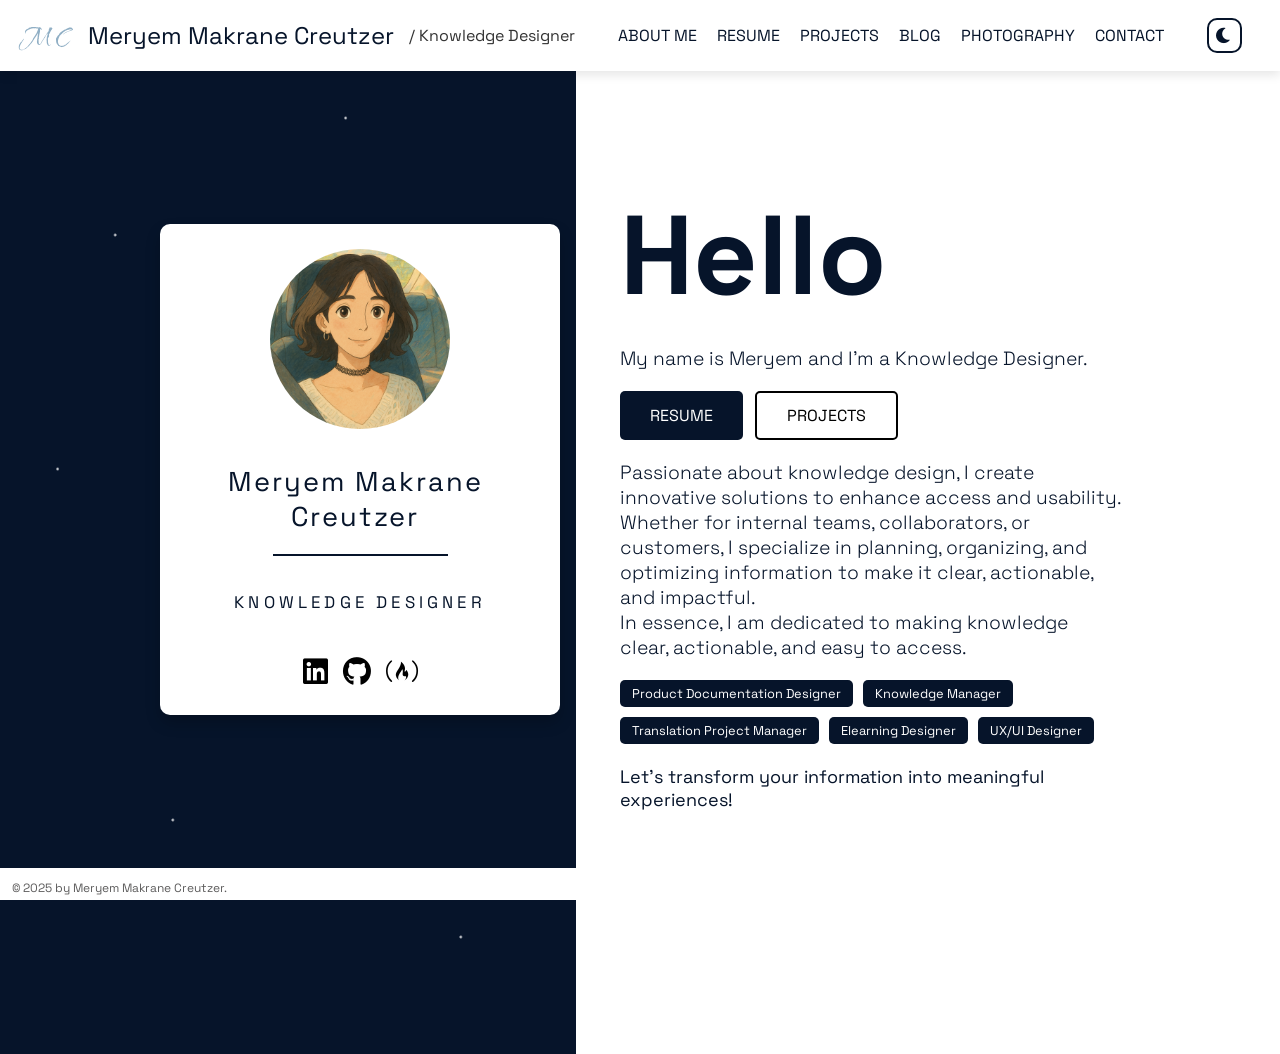
<file: index.html>
<!DOCTYPE html>
<html lang="en">

<head>
    <meta charset="UTF-8">
    <meta name="viewport" content="width=device-width, initial-scale=1">
    <title>My Personal Website</title>
    <link rel="stylesheet" href="assets/styles.css">
    <link rel="stylesheet" href="https://cdnjs.cloudflare.com/ajax/libs/font-awesome/6.0.0/css/all.min.css">
</head>

<body>
    <header>
        <div class="header-left">
            <img class="logo-img" src="assets/images/logo33.svg" alt="Logo">
            <div class="logo-text">Meryem Makrane Creutzer</div>
            <span class="title"> / Knowledge Designer</span>
        </div>
        <nav>
            <a href="about.html">ABOUT ME</a>
            <a href="resume.html">RESUME</a>
            <a href="projects.html">PROJECTS</a>
            <a href="blog.html">BLOG</a>
            <a href="photography.html">PHOTOGRAPHY</a>
            <a href="contact.html">CONTACT</a>
        </nav>
        <div class="theme-toggle">
            <label class="toggle-wrapper">
                <input type="checkbox" id="theme-switch" />
                <span class="slider">
                    <i class="fas fa-moon"></i>
                </span>
            </label>
        </div>
    </header>
    <main>
        <div class="container">
            <div class="profile-bg"></div>
            <div class="profile-card">
                <img src="assets/images/img-me.jpg" alt="Profile Picture">
                <h2>Meryem Makrane Creutzer</h2>
                <hr class="card-divider">
                <p class="role">KNOWLEDGE DESIGNER</p>
                <div class="social-icons">
                    <a href="https://www.linkedin.com/in/meryem-makrane-creutzer" target="_blank" rel="noopener noreferrer" aria-label="LinkedIn profile">
                        <i class="fab fa-linkedin"></i>
                    </a>
                    <a href="https://github.com/MrymMak" target="_blank" rel="noopener noreferrer" aria-label="GitHub profile">
                        <i class="fab fa-github"></i>
                    </a>
                    <a href="https://www.freecodecamp.org/MrymCoder" target="_blank" rel="noopener noreferrer" aria-label="freeCodeCamp profile">
                        <i class="fab fa-free-code-camp"></i>
                    </a>
                </div>
            </div>
            <div class="intro">
                <h1>Hello</h1>
                <p>My name is Meryem and I'm a Knowledge Designer.</p>
                <div class="buttons">
                    <a href="resume.html" class="btn btn-primary">RESUME</a>
                    <a href="projects.html" class="btn btn-secondary">PROJECTS</a>
                </div>
                <p class="description">Passionate about knowledge design, I create innovative solutions to enhance
                    access and usability. Whether for internal teams, collaborators, or customers, I specialize in
                    planning, organizing, and optimizing information to make it clear, actionable, and impactful.
                    <br>In essence, I am dedicated to making knowledge clear, actionable, and easy to access.</p>
                <div class="tags">
                    <span class="tag tag-steel">Product Documentation Designer</span>
                    <span class="tag tag-steel">Knowledge Manager</span>
                    <span class="tag tag-steel">Translation Project Manager</span>
                    <span class="tag tag-steel">Elearning Designer</span>
                    <span class="tag tag-steel">UX/UI Designer</span>
                </div>
                <br><a href="contact.html" class="action">
                    Let’s transform your information into meaningful experiences!
                </a>
            </div>
        </div>
    </main>
    <footer>
        <div class="footer-info">
            <p>&copy; 2025 by Meryem Makrane Creutzer.</p>
        </div>
    </footer>
    <script src="assets/script.js"></script>
</body>

</html>
</file>
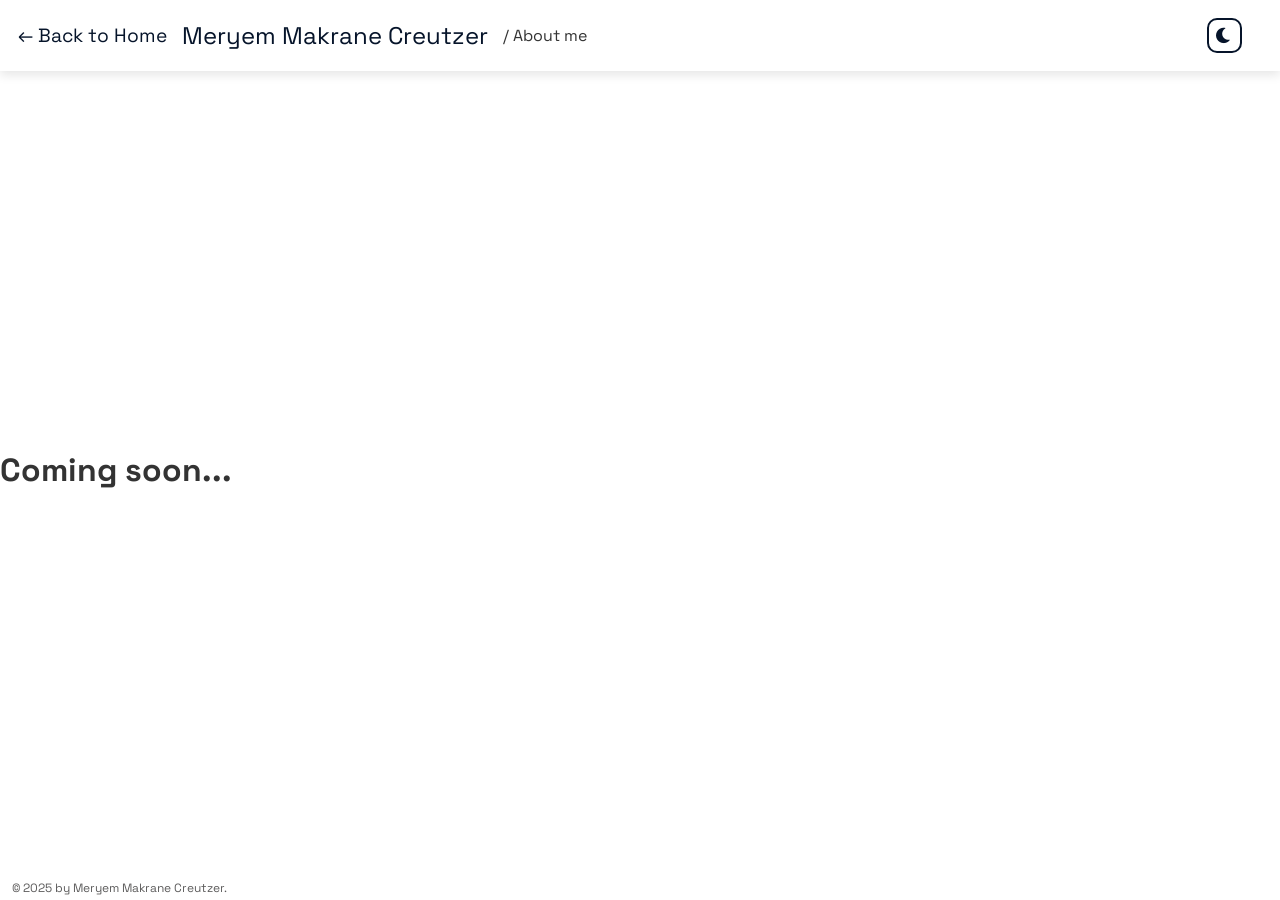
<file: about.html>
<!DOCTYPE html>
<html lang="en">

<head>
    <meta charset="UTF-8">
    <meta name="viewport" content="width=device-width, initial-scale=1.0">
    <title>Projects - Meryem Makrane Creutzer</title>
    <link rel="stylesheet" href="assets/styles.css">
    <link rel="stylesheet" href="https://cdnjs.cloudflare.com/ajax/libs/font-awesome/6.0.0/css/all.min.css">
    <script src="assets/script.js"></script>
</head>

<body>
    <header>
        <div class="header-left">
            <a href="index.html" class="back-home">&larr; Back to Home</a>
            <div class="logo-text">Meryem Makrane Creutzer</div>
            <span class="title"> / About me</span>
        </div>
        <div class="theme-toggle">
            <label class="toggle-wrapper">
                <input type="checkbox" id="theme-switch" />
                <span class="slider">
                    <i class="fas fa-moon"></i>
                </span>
            </label>
        </div>
    </header>

    <main>

        <h1>Coming soon...</h1>
    </main>

    <footer>
        <div class="footer-info">
            <p>&copy; 2025 by Meryem Makrane Creutzer.</p>
        </div>
    </footer>

</body>

</html>
</file>
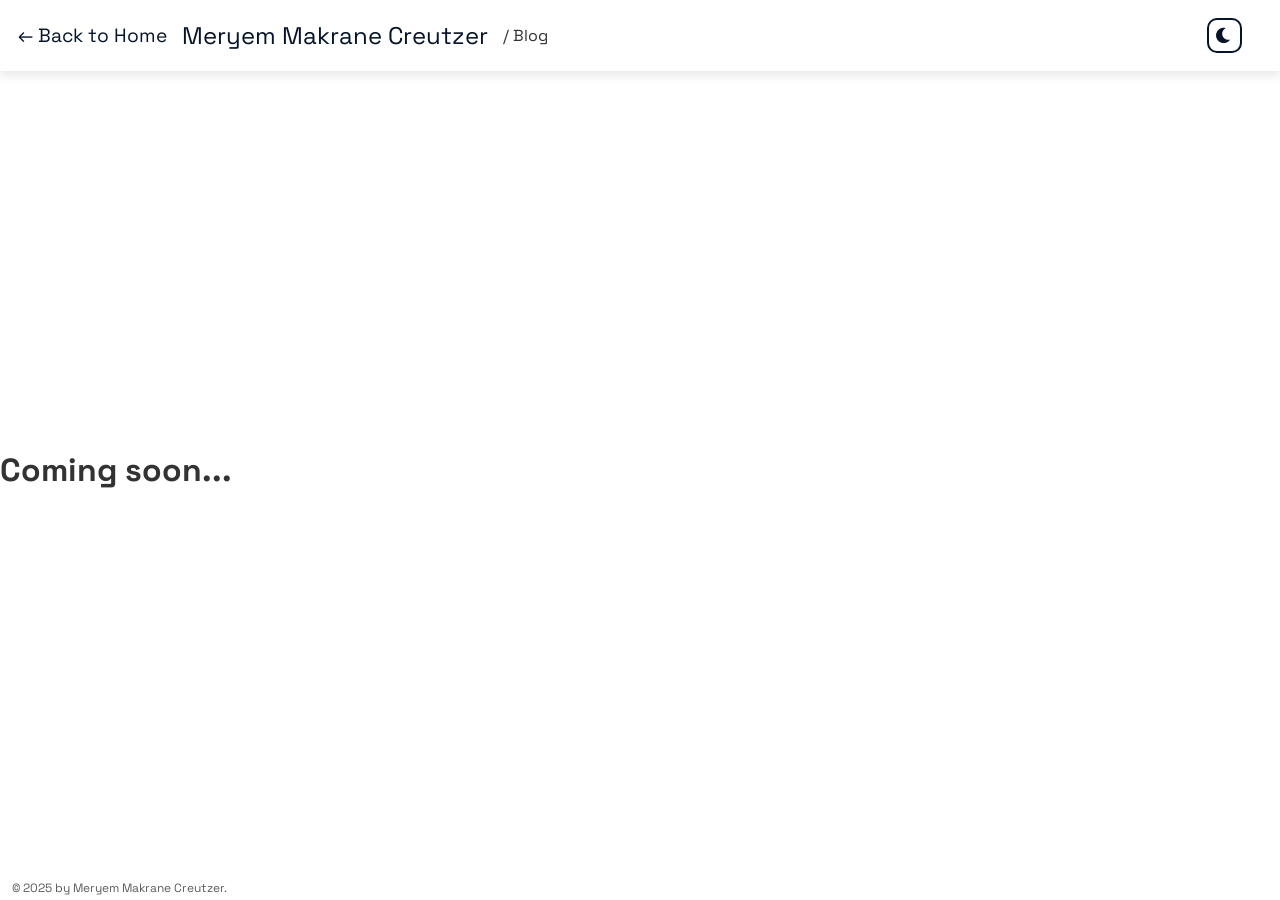
<file: blog.html>
<!DOCTYPE html>
<html lang="en">

<head>
    <meta charset="UTF-8">
    <meta name="viewport" content="width=device-width, initial-scale=1.0">
    <title>Projects - Meryem Makrane Creutzer</title>
    <link rel="stylesheet" href="assets/styles.css">
    <link rel="stylesheet" href="https://cdnjs.cloudflare.com/ajax/libs/font-awesome/6.0.0/css/all.min.css">
    <script src="assets/script.js"></script>
</head>

<body>
    <header>
        <div class="header-left">
            <a href="index.html" class="back-home">&larr; Back to Home</a>
            <div class="logo-text">Meryem Makrane Creutzer</div>
            <span class="title"> / Blog</span>
        </div>
        <div class="theme-toggle">
            <label class="toggle-wrapper">
                <input type="checkbox" id="theme-switch" />
                <span class="slider">
                    <i class="fas fa-moon"></i>
                </span>
            </label>
        </div>
    </header>

    <main>

        <h1>Coming soon...</h1>
    </main>

    <footer>
        <div class="footer-info">
            <p>&copy; 2025 by Meryem Makrane Creutzer.</p>
        </div>
    </footer>

</body>

</html>
</file>
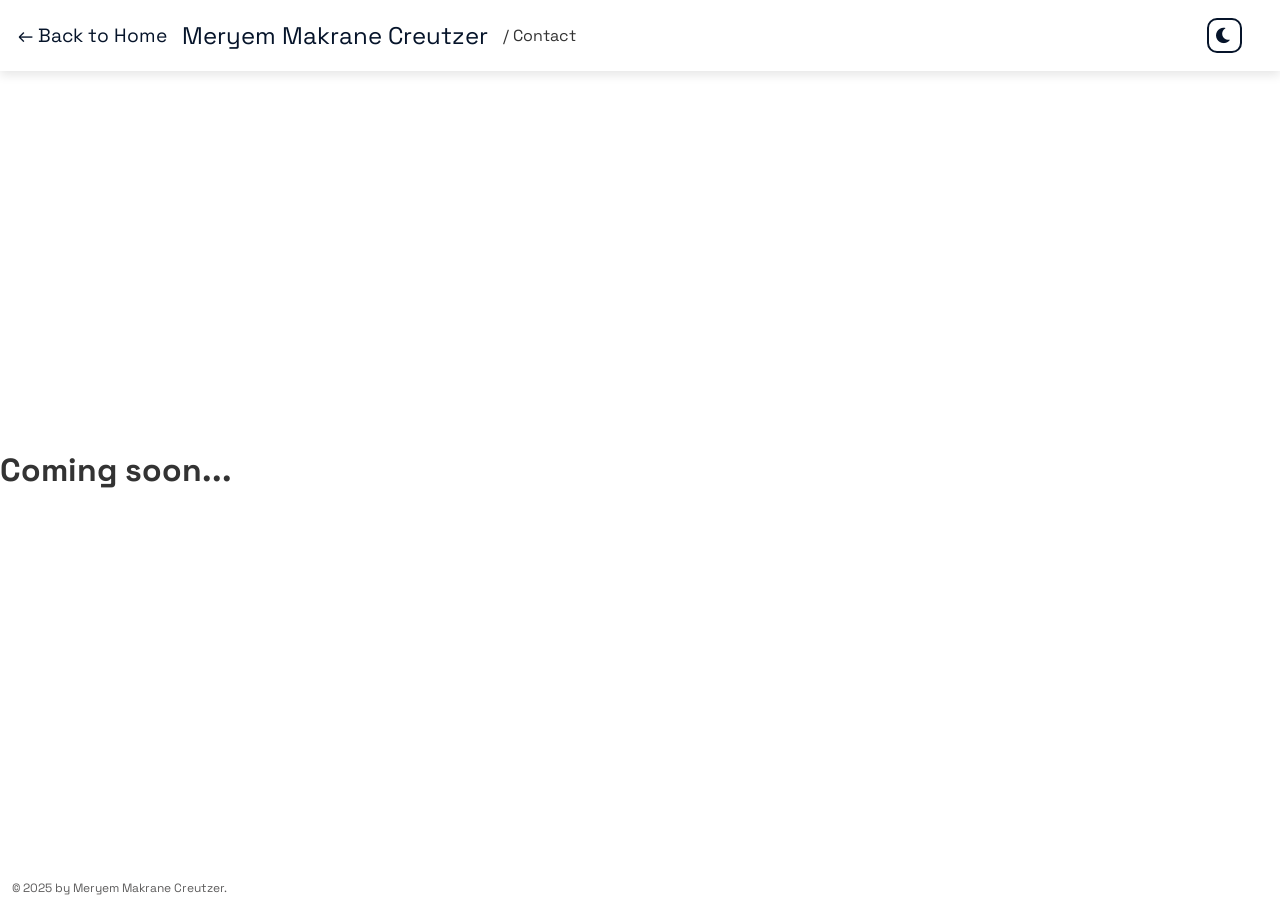
<file: contact.html>
<!DOCTYPE html>
<html lang="en">

<head>
    <meta charset="UTF-8">
    <meta name="viewport" content="width=device-width, initial-scale=1.0">
    <title>Contact - Meryem Makrane Creutzer</title>
    <link rel="stylesheet" href="assets/styles.css">
    <link rel="stylesheet" href="https://cdnjs.cloudflare.com/ajax/libs/font-awesome/6.0.0/css/all.min.css">
    <script src="assets/script.js"></script>
</head>

<body>
    <header>
        <div class="header-left">
            <a href="index.html" class="back-home">&larr; Back to Home</a>
            <div class="logo-text">Meryem Makrane Creutzer</div>
            <span class="title"> / Contact</span>
        </div>
        <div class="theme-toggle">
            <label class="toggle-wrapper">
                <input type="checkbox" id="theme-switch" />
                <span class="slider">
                    <i class="fas fa-moon"></i>
                </span>
            </label>
        </div>
    </header>

    <main>

        <h1>Coming soon...</h1>
    </main>

    <footer>
        <div class="footer-info">
            <p>&copy; 2025 by Meryem Makrane Creutzer.</p>
        </div>
    </footer>

</body>

</html>
</file>
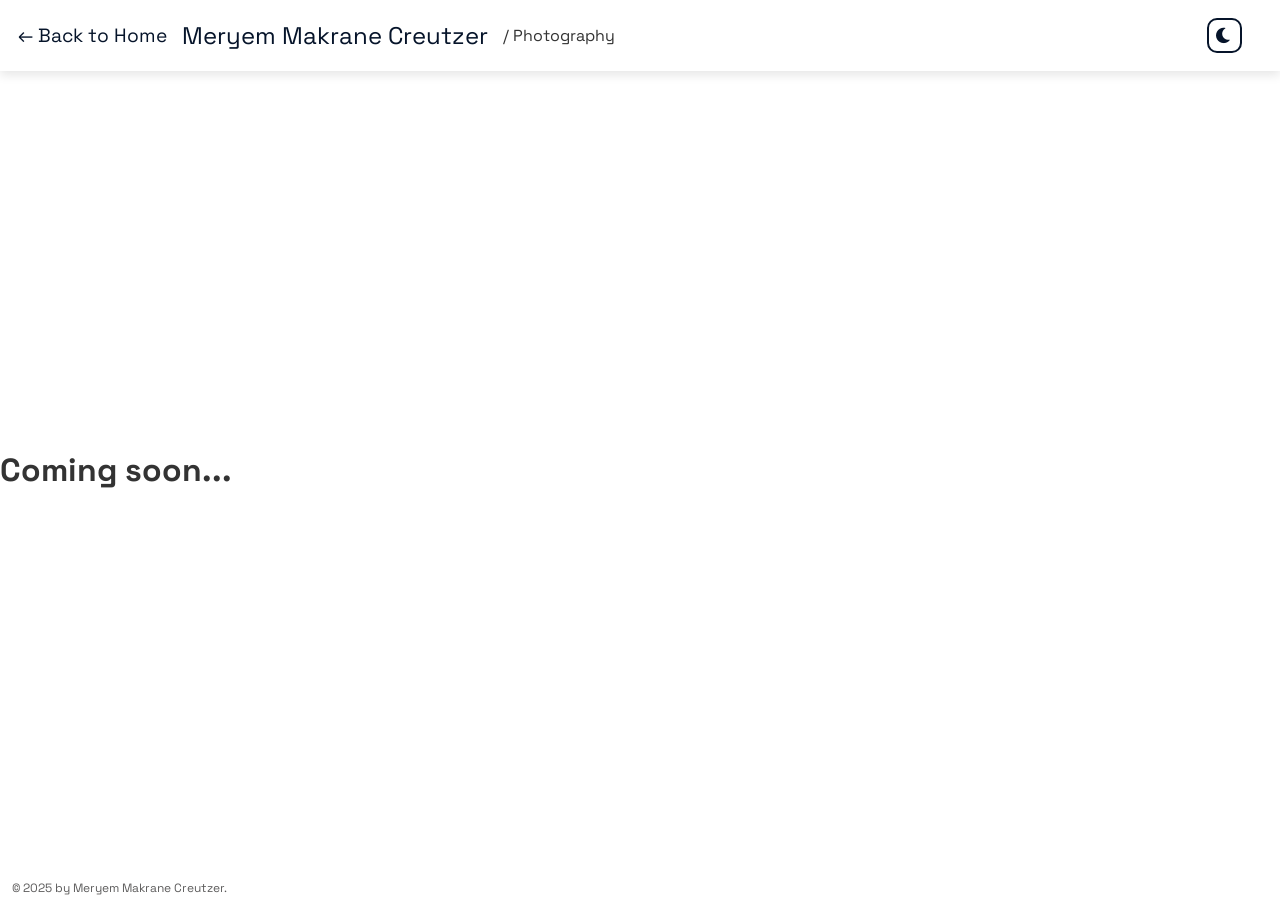
<file: photography.html>
<!DOCTYPE html>
<html lang="en">

<head>
    <meta charset="UTF-8">
    <meta name="viewport" content="width=device-width, initial-scale=1.0">
    <title>Projects - Meryem Makrane Creutzer</title>
    <link rel="stylesheet" href="assets/styles.css">
    <link rel="stylesheet" href="https://cdnjs.cloudflare.com/ajax/libs/font-awesome/6.0.0/css/all.min.css">
    <script src="assets/script.js"></script>
</head>

<body>
    <header>
        <div class="header-left">
            <a href="index.html" class="back-home">&larr; Back to Home</a>
            <div class="logo-text">Meryem Makrane Creutzer</div>
            <span class="title"> / Photography</span>
        </div>
        <div class="theme-toggle">
            <label class="toggle-wrapper">
                <input type="checkbox" id="theme-switch" />
                <span class="slider">
                    <i class="fas fa-moon"></i>
                </span>
            </label>
        </div>
    </header>

    <main>

        <h1>Coming soon...</h1>
    </main>

    <footer>
        <div class="footer-info">
            <p>&copy; 2025 by Meryem Makrane Creutzer.</p>
        </div>
    </footer>

</body>

</html>
</file>
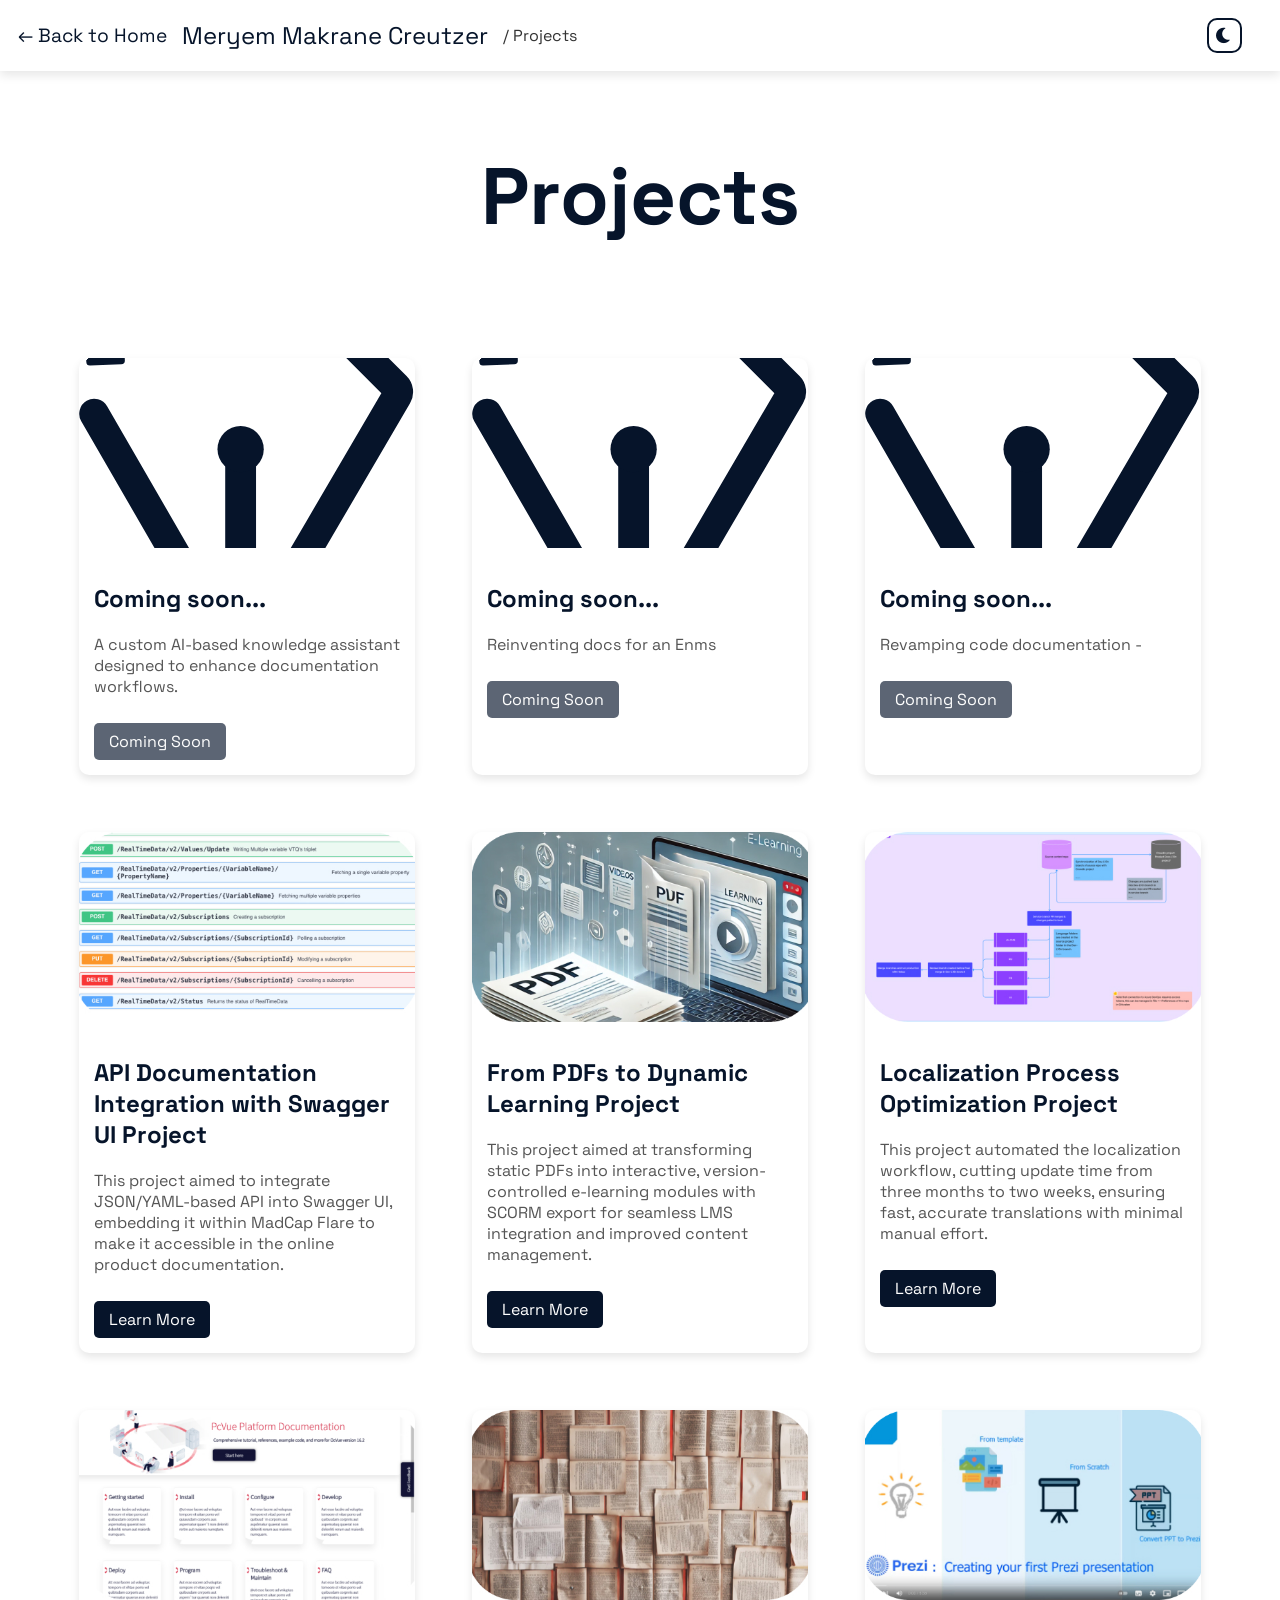
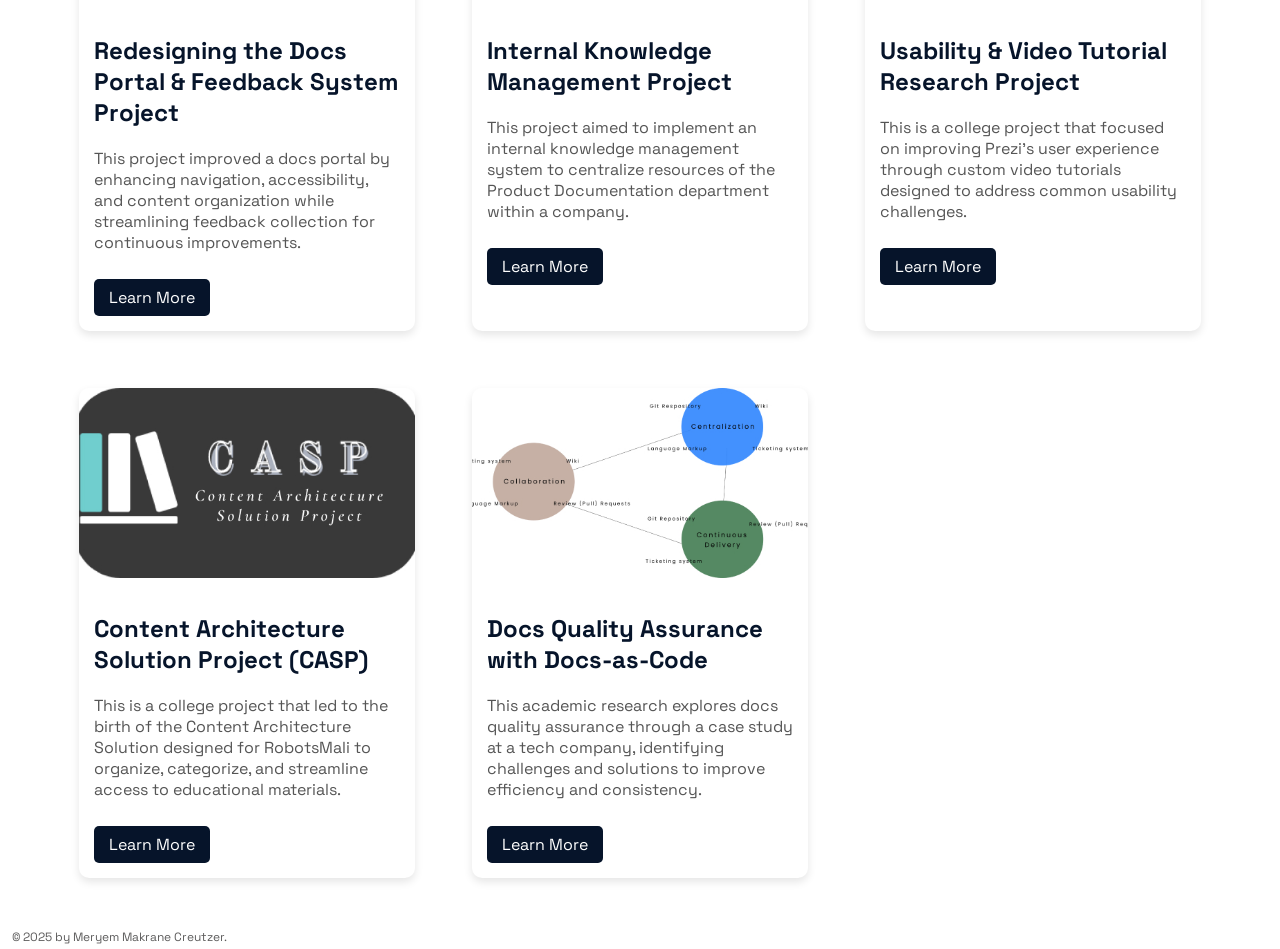
<file: projects.html>
<!DOCTYPE html>
<html lang="en">

<head>
    <meta charset="UTF-8">
    <meta name="viewport" content="width=device-width, initial-scale=1.0">
    <title>Projects - Meryem Makrane Creutzer</title>
    <link rel="stylesheet" href="assets/styles.css">
    <link rel="stylesheet" href="https://cdnjs.cloudflare.com/ajax/libs/font-awesome/6.0.0/css/all.min.css">
    <script src="assets/script.js"></script>
</head>

<body>
    <header>
        <div class="header-left">
            <a href="index.html" class="back-home">&larr; Back to Home</a>
            <div class="logo-text">Meryem Makrane Creutzer</div>
            <span class="title"> / Projects</span>
        </div>
        <div class="theme-toggle">
            <label class="toggle-wrapper">
                <input type="checkbox" id="theme-switch" />
                <span class="slider">
                    <i class="fas fa-moon"></i>
                </span>
            </label>
        </div>
    </header>

    <main>
        <div class="projects-container">
            <h1 class="section-title">Projects</h1>

            <div class="projects-grid">
                <!-- Project Card Example -->
                <div class="project-card">
                    <img src="assets/images/persologo.svg" class="project-image" alt="MMC placeholder logo">
                    <div class="project-info">
                        <h2>Coming soon...</h2>
                        <p>A custom AI-based knowledge assistant designed to enhance documentation workflows.</p>
                        <span class="btn-primary-projects is-disabled" aria-disabled="true">Coming Soon</span>
                    </div>
                </div>
                <div class="project-card">
                    <img src="assets/images/persologo.svg" class="project-image" alt="MMC placeholder logo">
                    <div class="project-info">
                        <h2>Coming soon...</h2>
                        <p>Reinventing docs for an Enms</p>
                        <span class="btn-primary-projects is-disabled" aria-disabled="true">Coming Soon</span>
                    </div>
                </div>
                <div class="project-card">
                    <img src="assets/images/persologo.svg" class="project-image" alt="MMC placeholder logo">
                    <div class="project-info">
                        <h2>Coming soon...</h2>
                        <p>Revamping code documentation -</p>
                        <span class="btn-primary-projects is-disabled" aria-disabled="true">Coming Soon</span>
                    </div>
                </div>
                <div class="project-card">
                    <img src="assets/images/api.jpg" class="project-image" alt="API documentation project preview">
                    <div class="project-info">
                        <h2>API Documentation Integration with Swagger UI Project</h2>
                        <p>This project aimed to integrate JSON/YAML-based API into Swagger UI, embedding it within
                            MadCap Flare to make it
                            accessible in the online product documentation.</p>
                        <a href="work-projects/api-docs.html" class="btn-primary-projects">Learn More</a>
                    </div>
                </div>

                <div class="project-card">
                    <img src="assets/images/pdf.jpg" class="project-image" alt="E-learning project preview">
                    <div class="project-info">
                        <h2>From PDFs to Dynamic Learning Project</h2>
                        <p>This project aimed at transforming static PDFs into interactive, version-controlled
                            e-learning modules with SCORM
                            export for seamless LMS integration and improved content management.
                        </p>
                        <a href="work-projects/elearning.html" class="btn-primary-projects">Learn More</a>
                    </div>
                </div>

                <div class="project-card">
                    <img src="assets/images/dev-l10.jpg" class="project-image" alt="Localization process project preview">
                    <div class="project-info">
                        <h2>Localization Process Optimization Project</h2>
                        <p>This project automated the localization workflow, cutting update time from three months to
                            two weeks, ensuring fast, accurate translations with minimal manual
                            effort.</p>
                        <a href="work-projects/l10n-process.html" class="btn-primary-projects">Learn More</a>
                    </div>
                </div>

                <div class="project-card">
                    <img src="assets/images/design.jpg" class="project-image" alt="Documentation portal redesign project preview">
                    <div class="project-info">
                        <h2>Redesigning the Docs Portal & Feedback System Project</h2>
                        <p>This project improved a docs portal by enhancing navigation,
                            accessibility, and content organization while streamlining feedback collection for
                            continuous improvements.</p>
                        <a href="work-projects/design-docs-portal.html" class="btn-primary-projects">Learn More</a>
                    </div>
                </div>

                <div class="project-card">
                    <img src="assets/images/km.jpg" class="project-image" alt="Knowledge management project preview">
                    <div class="project-info">
                        <h2>Internal Knowledge Management Project</h2>
                        <p>This project aimed to implement an internal knowledge management system to centralize
                            resources of the Product Documentation department within a company.</p>
                        <a href="work-projects/knowledge-manage.html" class="btn-primary-projects">Learn More</a>
                    </div>
                </div>

                <div class="project-card">
                    <img src="assets/images/tuto-vid.jpg" class="project-image" alt="Video tutorial research project preview">
                    <div class="project-info">
                        <h2>Usability & Video Tutorial Research Project</h2>
                        <p>This is a college project that focused on improving Prezi’s user experience through custom
                            video tutorials
                            designed to address common usability challenges.</p>
                        <a href="work-projects/video-tuto.html" class="btn-primary-projects">Learn More</a>
                    </div>
                </div>

                <div class="project-card">
                    <img src="assets/images/casp.jpg" class="project-image" alt="Content Architecture Solution Project preview">
                    <div class="project-info">
                        <h2>Content Architecture Solution Project (CASP)</h2>
                        <p>This is a college project that led to the birth of the Content Architecture Solution designed
                            for RobotsMali to organize, categorize, and streamline
                            access to educational materials.</p>
                        <a href="work-projects/casp.html" class="btn-primary-projects">Learn More</a>
                    </div>
                </div>

                <div class="project-card">
                    <img src="assets/images/research.jpg" class="project-image" alt="Docs quality assurance research preview">
                    <div class="project-info">
                        <h2>Docs Quality Assurance with Docs-as-Code
                        </h2>
                        <p>This academic research explores docs quality assurance through a
                            case study at a tech company, identifying challenges and solutions to improve efficiency and
                            consistency.</p>
                        <a href="./work-projects/uni-research.html" class="btn-primary-projects">Learn More</a>
                    </div>
                </div>
            </div>
        </div>
    </main>

    <footer>
        <div class="footer-info">
            <p>&copy; 2025 by Meryem Makrane Creutzer.</p>
        </div>
    </footer>

</body>

</html>
</file>
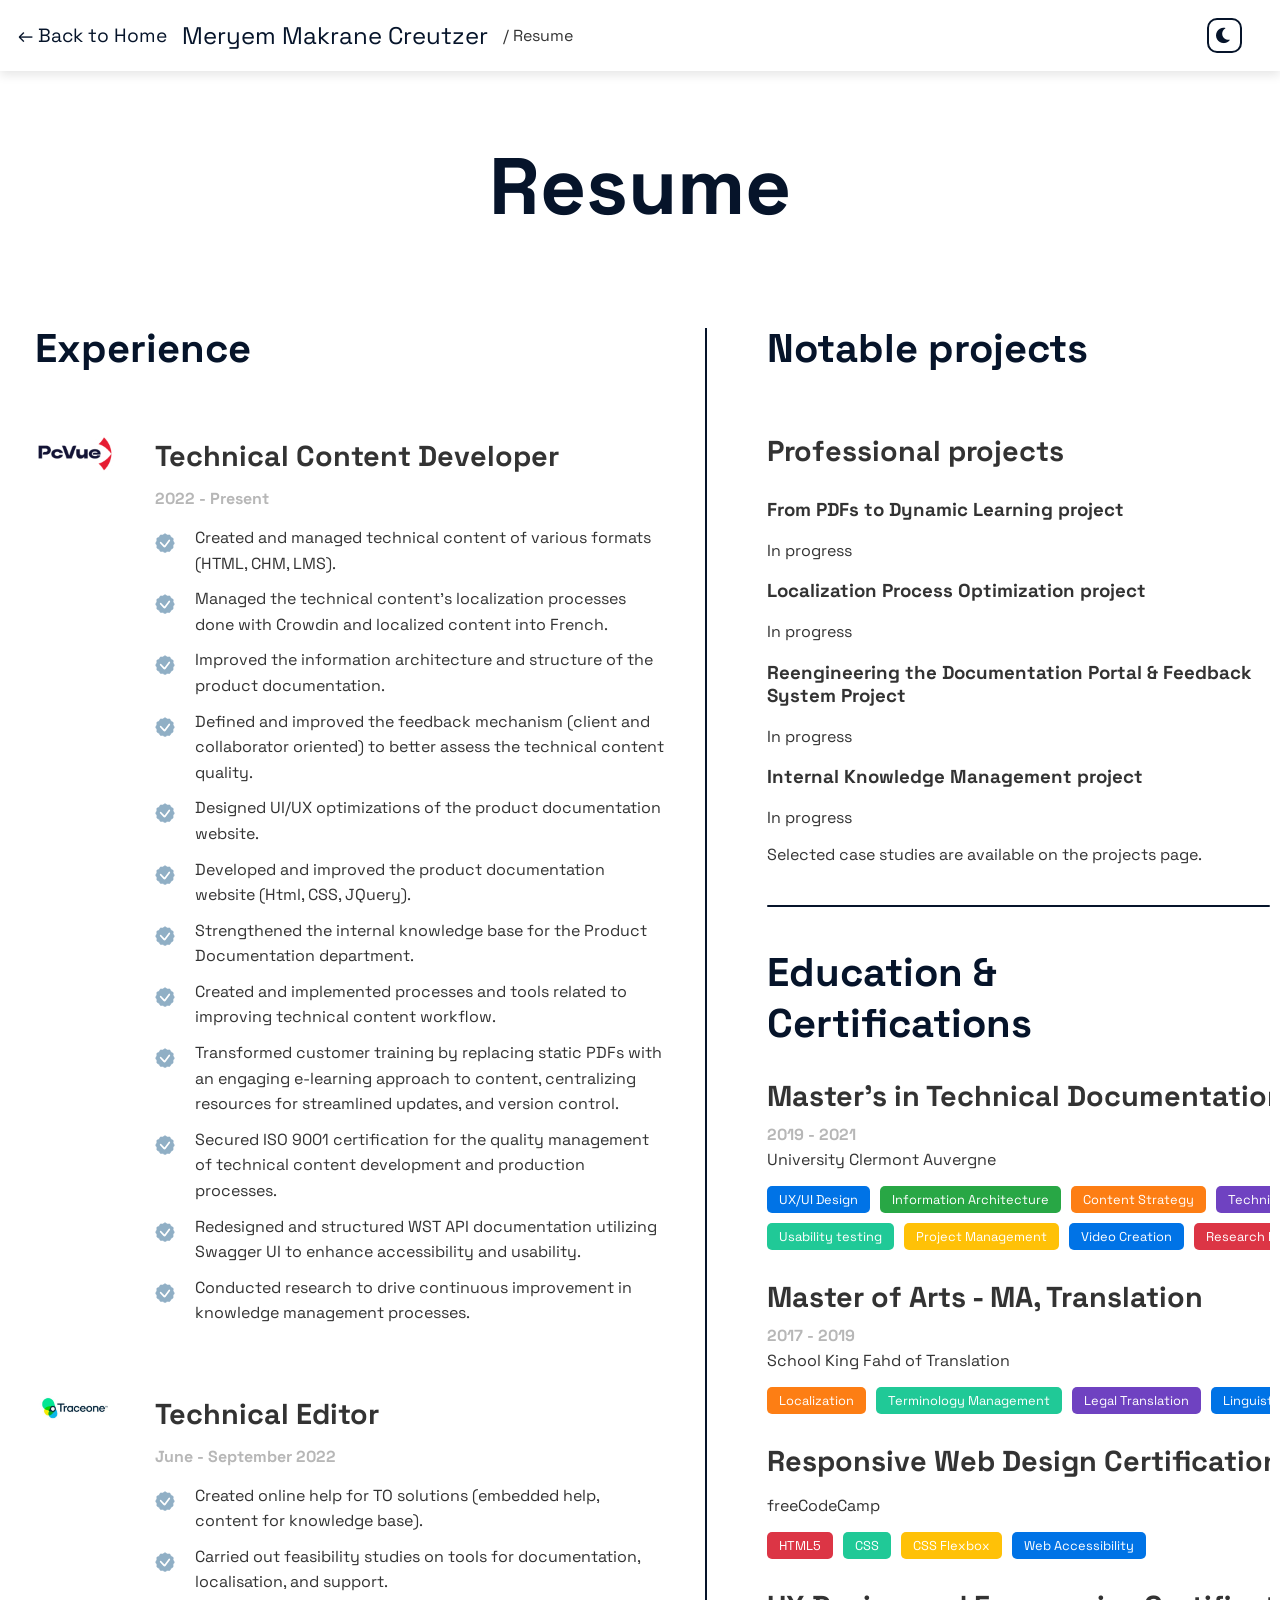
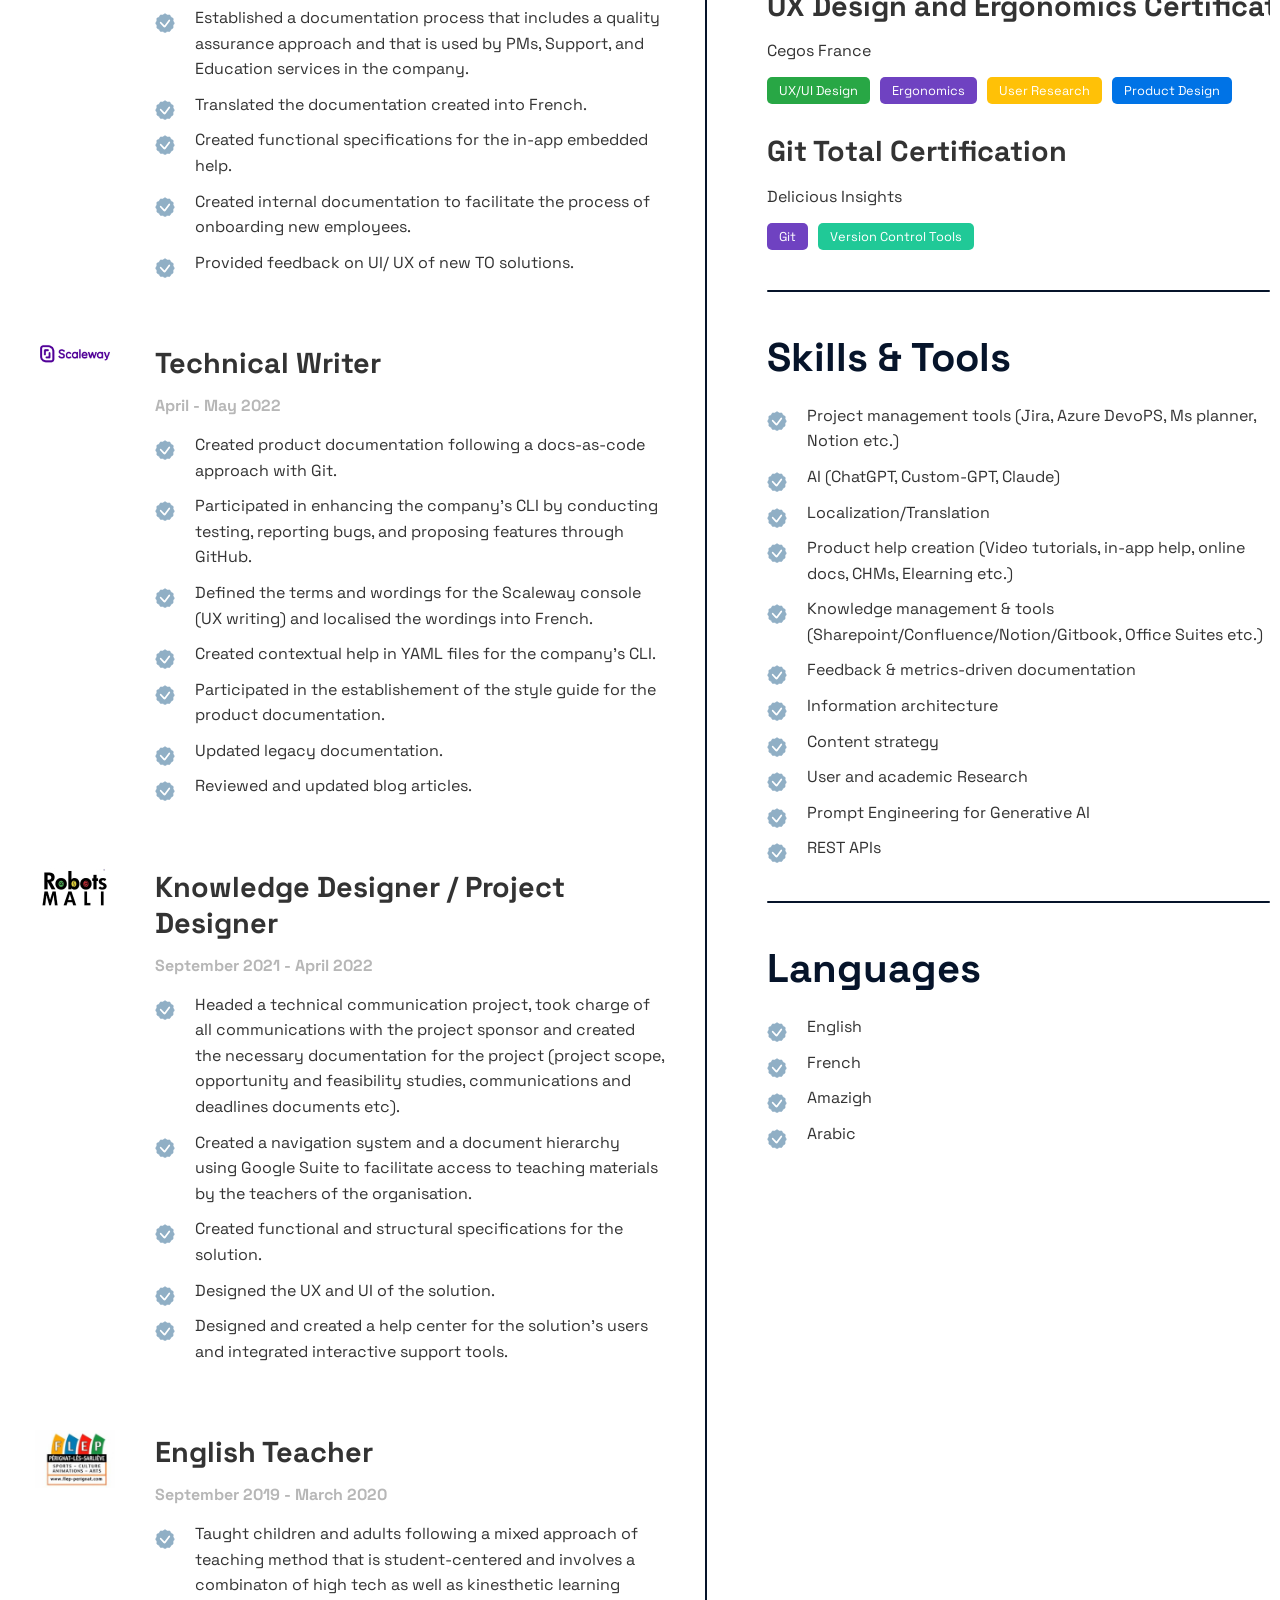
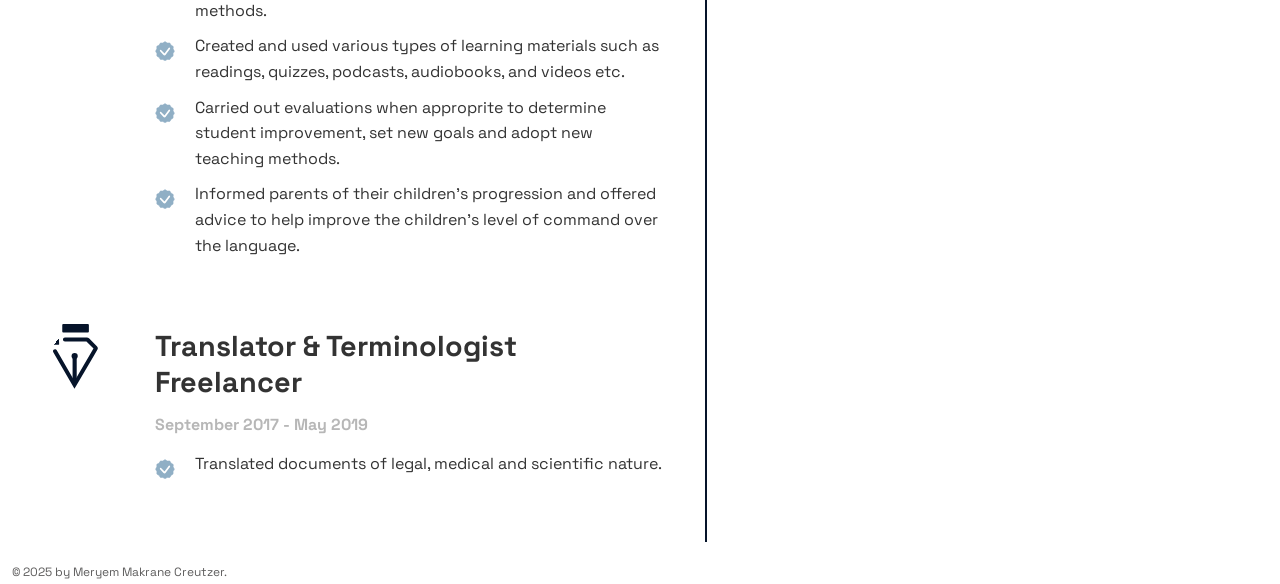
<file: resume.html>
<!DOCTYPE html>
<html lang="en">

<head>
    <meta charset="UTF-8">
    <meta name="viewport" content="width=device-width, initial-scale=1.0">
    <title>Resume - Meryem Makrane Creutzer</title>
    <link rel="stylesheet" href="assets/styles.css">
    <script src="assets/script.js"></script>
    <link rel="stylesheet" href="https://cdnjs.cloudflare.com/ajax/libs/font-awesome/6.0.0/css/all.min.css">
</head>

<body>
    <header>
        <div class="header-left">
            <a href="index.html" class="back-home">&larr; Back to Home</a>
            <div class="logo-text">Meryem Makrane Creutzer</div>
            <span class="title"> / Resume</span>
        </div>
        <div class="theme-toggle">
            <label class="toggle-wrapper">
                <input type="checkbox" id="theme-switch" />
                <span class="slider">
                    <i class="fas fa-moon"></i>
                </span>
            </label>
        </div>

    </header>

    <main>
        <div class="resume-container">
            <h1 class="section-title">Resume</h1>
            <div class="resume-layout">
                <!-- Left Column: Experience -->
                <div class="left-column">
                    <h2 class="resume-h2">Experience</h2>
                    <section class="timeline">
                        <div class="timeline-item">
                            <div class="timeline-left">
                                <img src="assets/images/pcvue.jpg" alt="PcVue Solutions" class="company-logo">
                            </div>
                            <div class="timeline-content">
                                <h2>Technical Content Developer</h2>
                                <p class="date">2022 - Present</p>
                                <ul>
                                <li>Created and managed technical content of various formats (HTML, CHM, LMS).</li>
                                <li>Managed the technical content's localization processes done with Crowdin and
                                    localized
                                    content
                                    into French.</li>
                                <li>Improved the information architecture and structure of the product documentation.
                                </li>
                                <li>Defined and improved the feedback mechanism (client and collaborator oriented) to
                                    better
                                    assess
                                    the technical content quality.</li>
                                <li>Designed UI/UX optimizations of the product documentation website.</li>
                                <li>Developed and improved the product documentation website (Html, CSS, JQuery).</li>
                                <li>Strengthened the internal knowledge base for the Product Documentation department.
                                </li>
                                <li>Created and implemented processes and tools related to improving technical content
                                    workflow.
                                </li>
                                <li>Transformed customer training by replacing static PDFs with an engaging e-learning
                                    approach
                                    to
                                    content, centralizing resources for streamlined updates, and version control.</li>
                                <li>Secured ISO 9001 certification for the quality
                                    management of technical content development and
                                    production processes.</li>
                                <li>Redesigned and structured WST API documentation
                                    utilizing Swagger UI to enhance accessibility and
                                    usability.</li>
                                <li>Conducted research to drive continuous improvement
                                    in knowledge management processes.</li>
                                </ul>
                            </div>
                        </div>
                        <div class="timeline-item">
                            <div class="timeline-left">
                                <img src="assets/images/traceone.jpg" alt="Trace One" class="company-logo">
                            </div>
                            <div class="timeline-content">
                                <h2>Technical Editor</h2>
                                <p class="date">June - September 2022</p>
                                <ul>
                                <li>Created online help for TO solutions (embedded help, content for knowledge base).
                                </li>
                                <li>Carried out feasibility studies on tools for documentation, localisation, and
                                    support.</li>
                                <li>Established a documentation process that includes a quality assurance approach and
                                    that is
                                    used by PMs, Support, and Education services in the company. </li>
                                <li> Translated the documentation created into French.</li>
                                <li>Created functional specifications for the in-app embedded help.</li>
                                <li>Created internal documentation to facilitate the process of onboarding new employees.
                                </li>
                                <li>Provided feedback on UI/ UX of new TO solutions.</li>
                                </ul>
                            </div>
                        </div>
                        <div class="timeline-item">
                            <div class="timeline-left">
                                <img src="assets/images/scaleway.jpg" alt="Scaleway" class="company-logo">
                            </div>
                            <div class="timeline-content">
                                <h2>Technical Writer</h2>
                                <p class="date">April - May 2022</p>
                                <ul>
                                <li>Created product documentation following a docs-as-code
                                    approach with Git.</li>
                                <li>Participated in enhancing the company's CLI by
                                    conducting testing, reporting bugs, and proposing
                                    features through GitHub.</li>
                                <li>Defined the terms and wordings for the Scaleway console
                                    (UX writing) and localised the wordings into French.</li>
                                <li>Created contextual help in YAML files for the company's CLI.</li>
                                <li>Participated in the establishement of the style guide for
                                    the product documentation.</li>
                                <li>Updated legacy documentation.</li>
                                <li>Reviewed and updated blog articles.</li>
                                </ul>
                            </div>
                        </div>
                        <div class="timeline-item">
                            <div class="timeline-left">
                                <img src="assets/images/robotsmali.jpg" alt="Robots Mali" class="company-logo">
                            </div>
                            <div class="timeline-content">
                                <h2>Knowledge Designer / Project Designer</h2>
                                <p class="date">September 2021 - April 2022</p>
                                <ul>
                                <li>Headed a technical communication project, took charge of all communications with the
                                    project
                                    sponsor and created the necessary documentation for the project (project scope,
                                    opportunity
                                    and feasibility studies, communications and deadlines documents etc).</li>
                                <li>Created a navigation system and a document hierarchy using Google Suite to
                                    facilitate access
                                    to teaching materials by the teachers of the organisation.</li>
                                <li>Created functional and structural specifications for the solution.</li>
                                <li>Designed the UX and UI of the solution.</li>
                                <li>Designed and created a help center for the solution's users and integrated
                                    interactive
                                    support tools.</li>
                                </ul>
                            </div>
                        </div>
                        <div class="timeline-item">
                            <div class="timeline-left">
                                <img src="assets/images/flep.jpg" alt="FLEP" class="company-logo">
                            </div>
                            <div class="timeline-content">
                                <h2>English Teacher</h2>
                                <p class="date">September 2019 - March 2020</p>
                                <ul>
                                <li>Taught children and adults following a mixed approach of teaching method that is
                                    student-centered and involves a combinaton of high tech as well as kinesthetic
                                    learning
                                    methods.</li>
                                <li>Created and used various types of learning materials such as readings, quizzes,
                                    podcasts,
                                    audiobooks, and videos etc.</li>
                                <li>Carried out evaluations when approprite to determine student improvement, set new
                                    goals and
                                    adopt new teaching methods.</li>
                                <li>Informed parents of their children's progression and offered advice to help improve
                                    the
                                    children's level of command over the language.</li>
                                </ul>
                            </div>
                        </div>
                        <div class="timeline-item">
                            <div class="timeline-left">
                                <img src="assets/images/persologo.svg" alt="MMC" class="company-logo">
                            </div>
                            <div class="timeline-content">
                                <h2>Translator & Terminologist Freelancer</h2>
                                <p class="date">September 2017 - May 2019</p>
                                <ul>
                                <li>Translated documents of legal, medical and scientific nature.</li>
                                </ul>
                            </div>
                        </div>
                    </section>
                </div>
                <!-- Separator -->
                <div class="separator"></div>
                <!-- Right Column: Education & Certifications -->
                <div class="right-column">
                    <h2 class="resume-h2">Notable projects</h2>
                    <h3 class="sub-title">Professional projects</h3>
                    <h3>From PDFs to Dynamic Learning project</h3>
                    <p>In progress</p>
                    <h3>Localization Process Optimization project</h3>
                    <p>In progress</p>
                    <h3>Reengineering the Documentation Portal & Feedback System Project</h3>
                    <p>In progress</p>
                    <h3>Internal Knowledge Management project</h3>
                    <p>In progress</p>

                    <div class="projects">
                        <p>Selected case studies are available on the projects page.</p>
                    </div>
                    <div class="horizontal-separator"></div>
                    <h2 class="resume-h2">Education & Certifications</h2>
                    <div class="education-section">
                        <h3>Master's in Technical Documentation</h3>
                        <p class="date">2019 - 2021</p>
                        <p class="inst">University Clermont Auvergne</p>
                        <div class="tags">
                            <span class="tag tag-blue">UX/UI Design</span>
                            <span class="tag tag-green">Information Architecture</span>
                            <span class="tag tag-orange">Content Strategy</span>
                            <span class="tag tag-purple">Technical Writing</span>
                            <span class="tag tag-teal">Usability testing</span>
                            <span class="tag tag-yellow">Project Management</span>
                            <span class="tag tag-blue">Video Creation</span>
                            <span class="tag tag-red">Research Methodologies</span>
                        </div>
                        <h3>Master of Arts - MA, Translation</h3>
                        <p class="date">2017 - 2019</p>
                        <p class="inst">School King Fahd of Translation</p>
                        <div class="tags">
                            <span class="tag tag-orange">Localization</span>
                            <span class="tag tag-teal">Terminology Management</span>
                            <span class="tag tag-purple">Legal Translation</span>
                            <span class="tag tag-blue">Linguistics</span>
                        </div>

                        <h3>Responsive Web Design Certification</h3>
                        <p class="inst">freeCodeCamp</p>
                        <div class="tags">
                            <span class="tag tag-red">HTML5</span>
                            <span class="tag tag-teal"> CSS</span>
                            <span class="tag tag-yellow">CSS Flexbox</span>
                            <span class="tag tag-blue">Web Accessibility</span>
                        </div>
                        <h3>UX Design and Ergonomics Certification</h3>
                        <p class="inst">Cegos France</p>
                        <div class="tags">
                            <span class="tag tag-green">UX/UI Design</span>
                            <span class="tag tag-purple">Ergonomics</span>
                            <span class="tag tag-yellow">User Research</span>
                            <span class="tag tag-blue">Product Design</span>
                        </div>
                        <h3>Git Total Certification</h3>
                        <p class="inst">Delicious Insights</p>
                        <div class="tags">
                            <span class="tag tag-purple">Git</span>
                            <span class="tag tag-teal">Version Control Tools</span>
                        </div>
                    </div>
                    <div class="horizontal-separator"></div>
                    <div class="skills">
                        <h2 class="resume-h2">Skills & Tools</h2>
                        <div class="skill-list">
                            <ul>
                                <li>Project management tools (Jira, Azure DevoPS, Ms planner, Notion etc.)</li>
                                <li>AI (ChatGPT, Custom-GPT, Claude)</li>
                                <li>Localization/Translation</li>
                                <li>Product help creation (Video tutorials, in-app help, online docs, CHMs, Elearning
                                    etc.)
                                </li>
                                <li>Knowledge management & tools (Sharepoint/Confluence/Notion/Gitbook, Office Suites
                                    etc.)
                                </li>
                                <li>Feedback & metrics-driven documentation</li>
                                <li>Information architecture</li>
                                <li>Content strategy</li>
                                <li>User and academic Research</li>
                                <li>Prompt Engineering for Generative AI</li>
                                <li>REST APIs</li>
                            </ul>
                        </div>
                    </div>
                    <div class="horizontal-separator"></div>
                    <div class="skills">
                        <h2 class="resume-h2">Languages</h2>
                        <div class="skill-list">
                            <ul>
                                <li>English</li>
                                <li>French</li>
                                <li>Amazigh</li>
                                <li>Arabic</li>
                            </ul>
                        </div>
                    </div>

                </div>
            </div>
        </div>
    </main>

    <footer>
        <div class="footer-info">
            <p>&copy; 2025 by Meryem Makrane Creutzer.</p>
        </div>
    </footer>
</body>

</html>
</file>
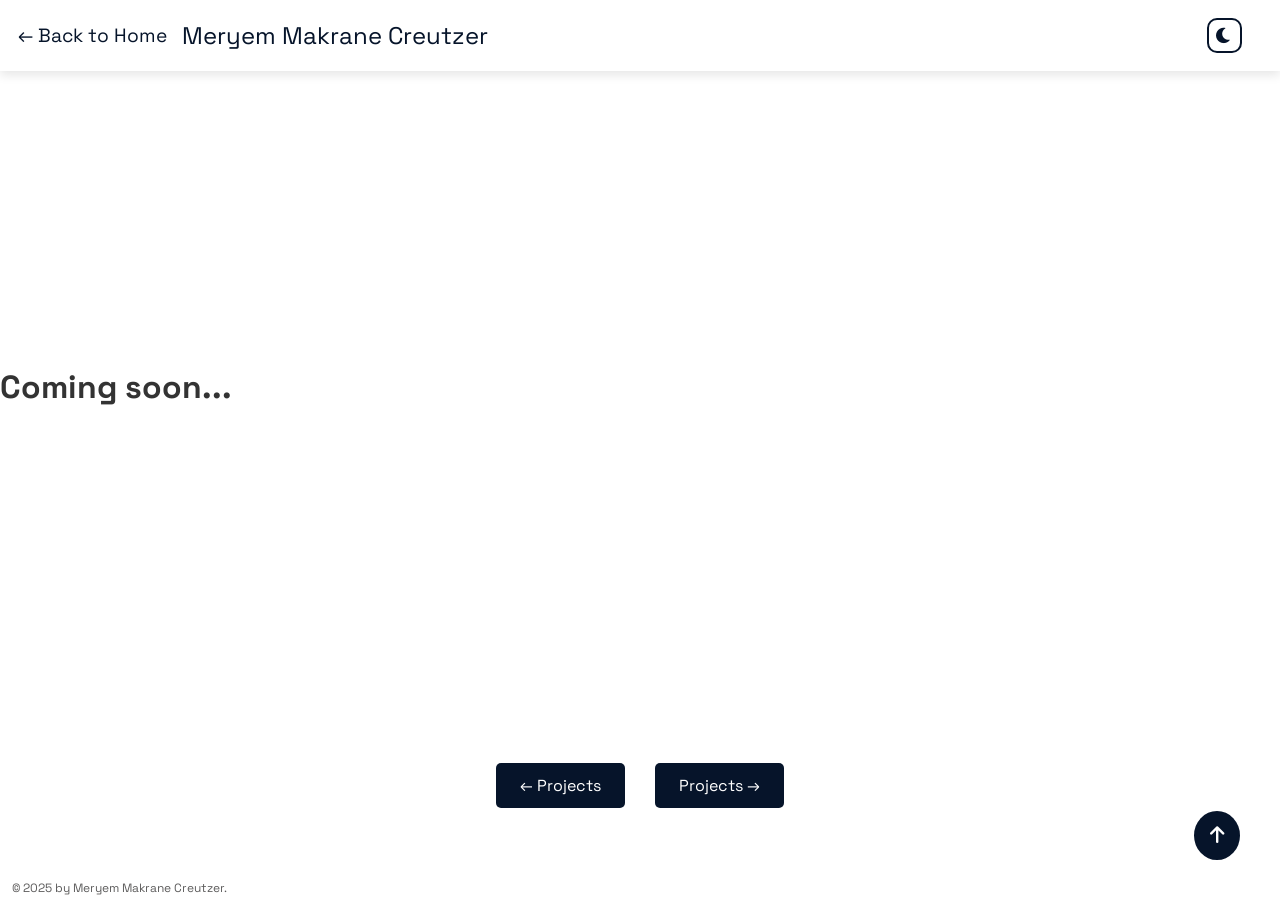
<file: work-projects/api-docs.html>
<!DOCTYPE html>
<html lang="en">

<head>
    <meta charset="UTF-8">
    <meta name="viewport" content="width=device-width, initial-scale=1.0">

    <link rel="stylesheet" href="../assets/styles.css">
    <script src="../assets/script.js"></script>
    <link rel="stylesheet" href="https://cdnjs.cloudflare.com/ajax/libs/font-awesome/6.0.0/css/all.min.css">
    <title>Projects - Meryem Makrane Creutzer</title>

</head>

<body>
    <header>
        <div class="header-left">
            <a href="../projects.html" class="back-home">&larr; Back to Home</a>
            <div class="logo-text">Meryem Makrane Creutzer</div>
        </div>

        <div class="theme-toggle">
            <label class="toggle-wrapper">
                <input type="checkbox" id="theme-switch" />
                <span class="slider">
                    <i class="fas fa-moon"></i>
                </span>
            </label>
        </div>

    </header>

    <main>
        <h1>Coming soon...</h1>


    </main>
    <section class="related-topics">
        <div class="related-buttons">
            <a href="../projects.html" class="related-btn prev-btn">&larr; Projects</a>
            <a href="../projects.html" class="related-btn next-btn">Projects &rarr;</a>
        </div>
    </section>
    <footer>
        <div class="footer-info">
            <p>&copy; 2025 by Meryem Makrane Creutzer.</p>
        </div>
    </footer>
    <a href="#top" class="back-to-top" title="Return to top">
        <i class="fas fa-arrow-up"></i>
    </a>
</body>

</html>
</file>
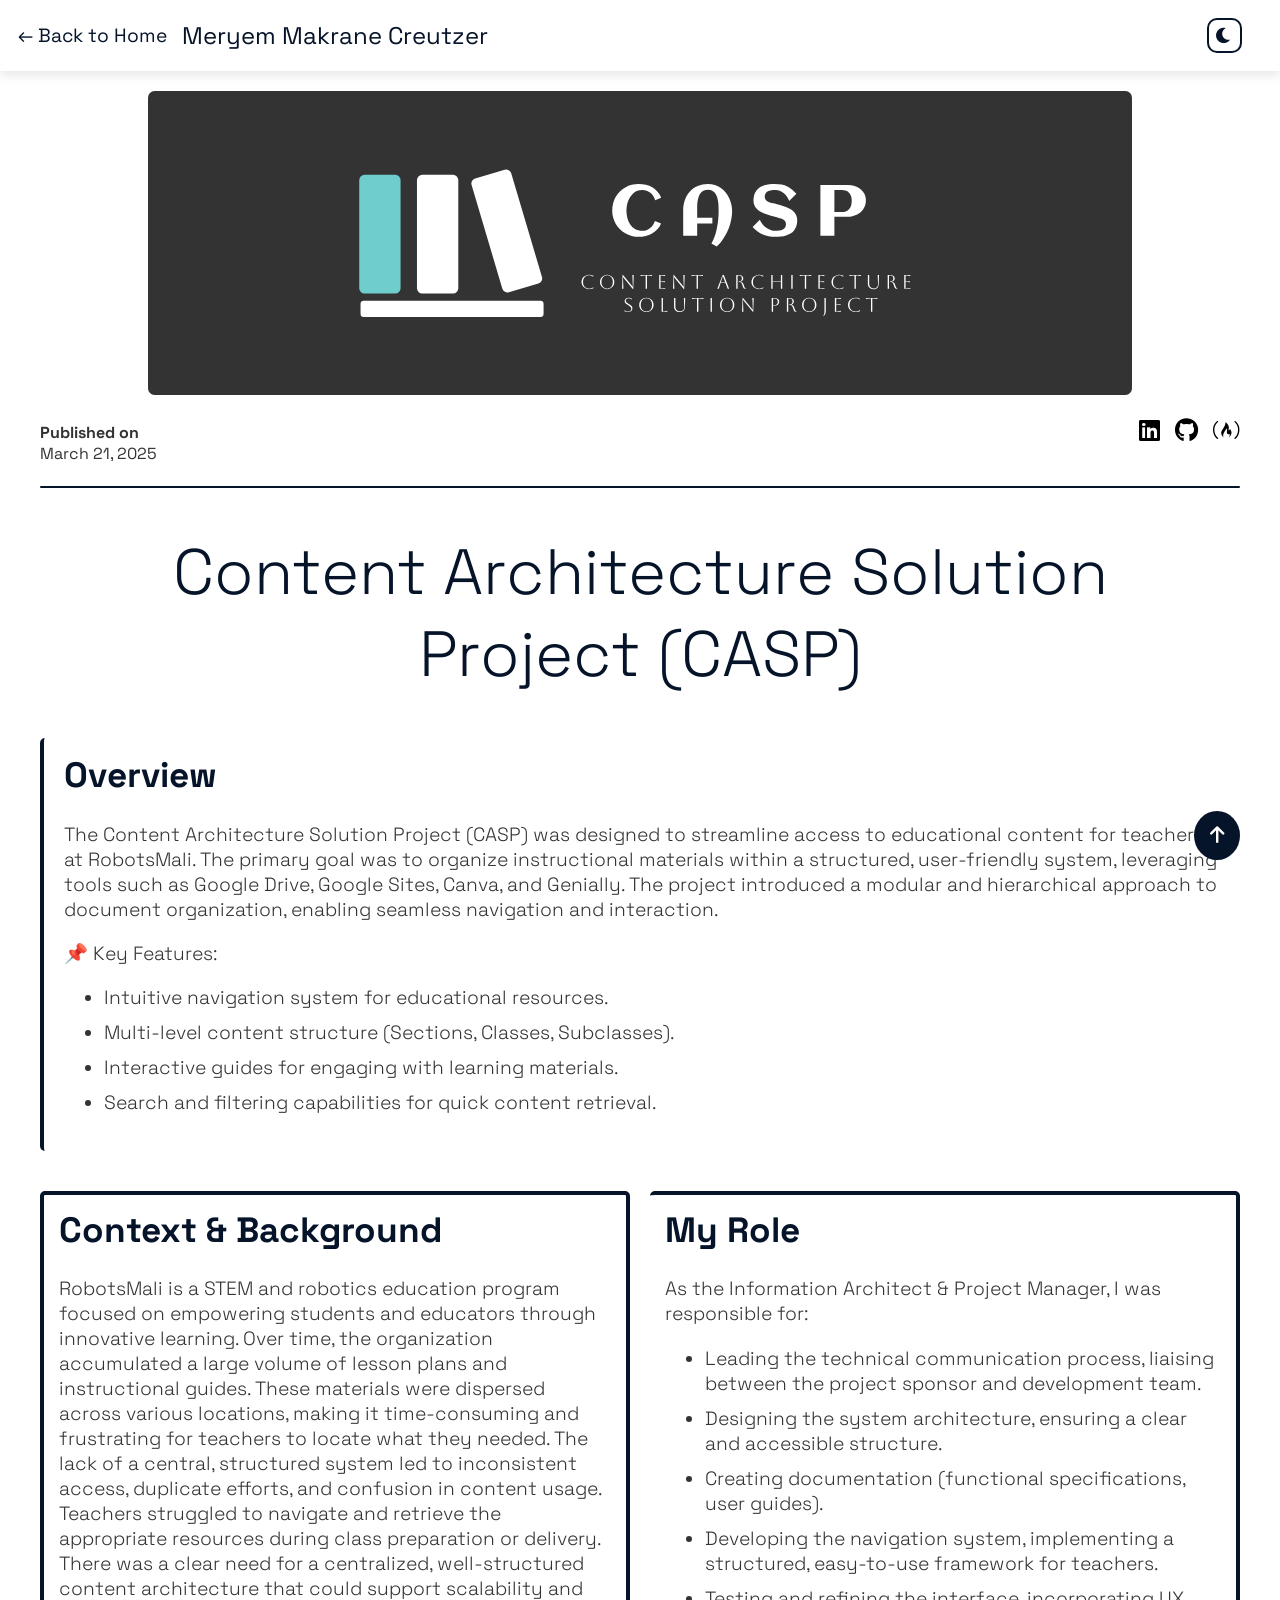
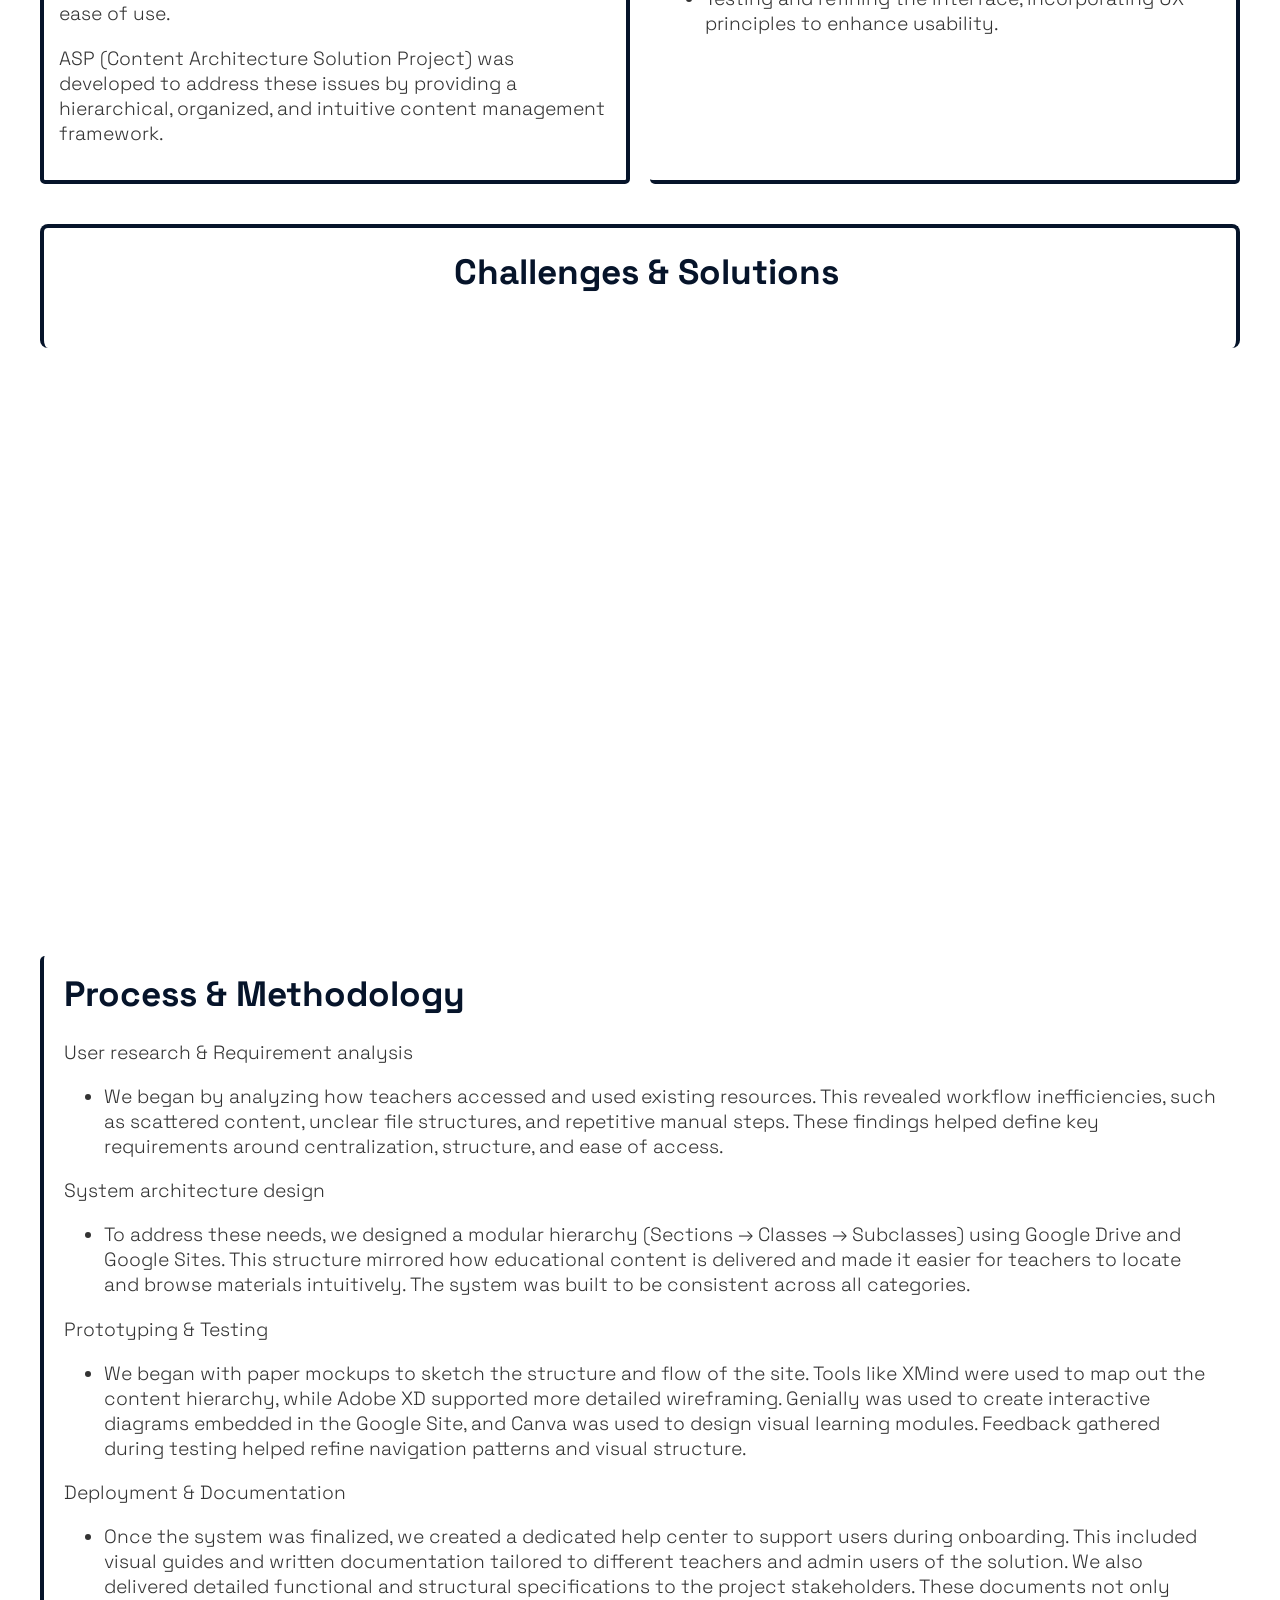
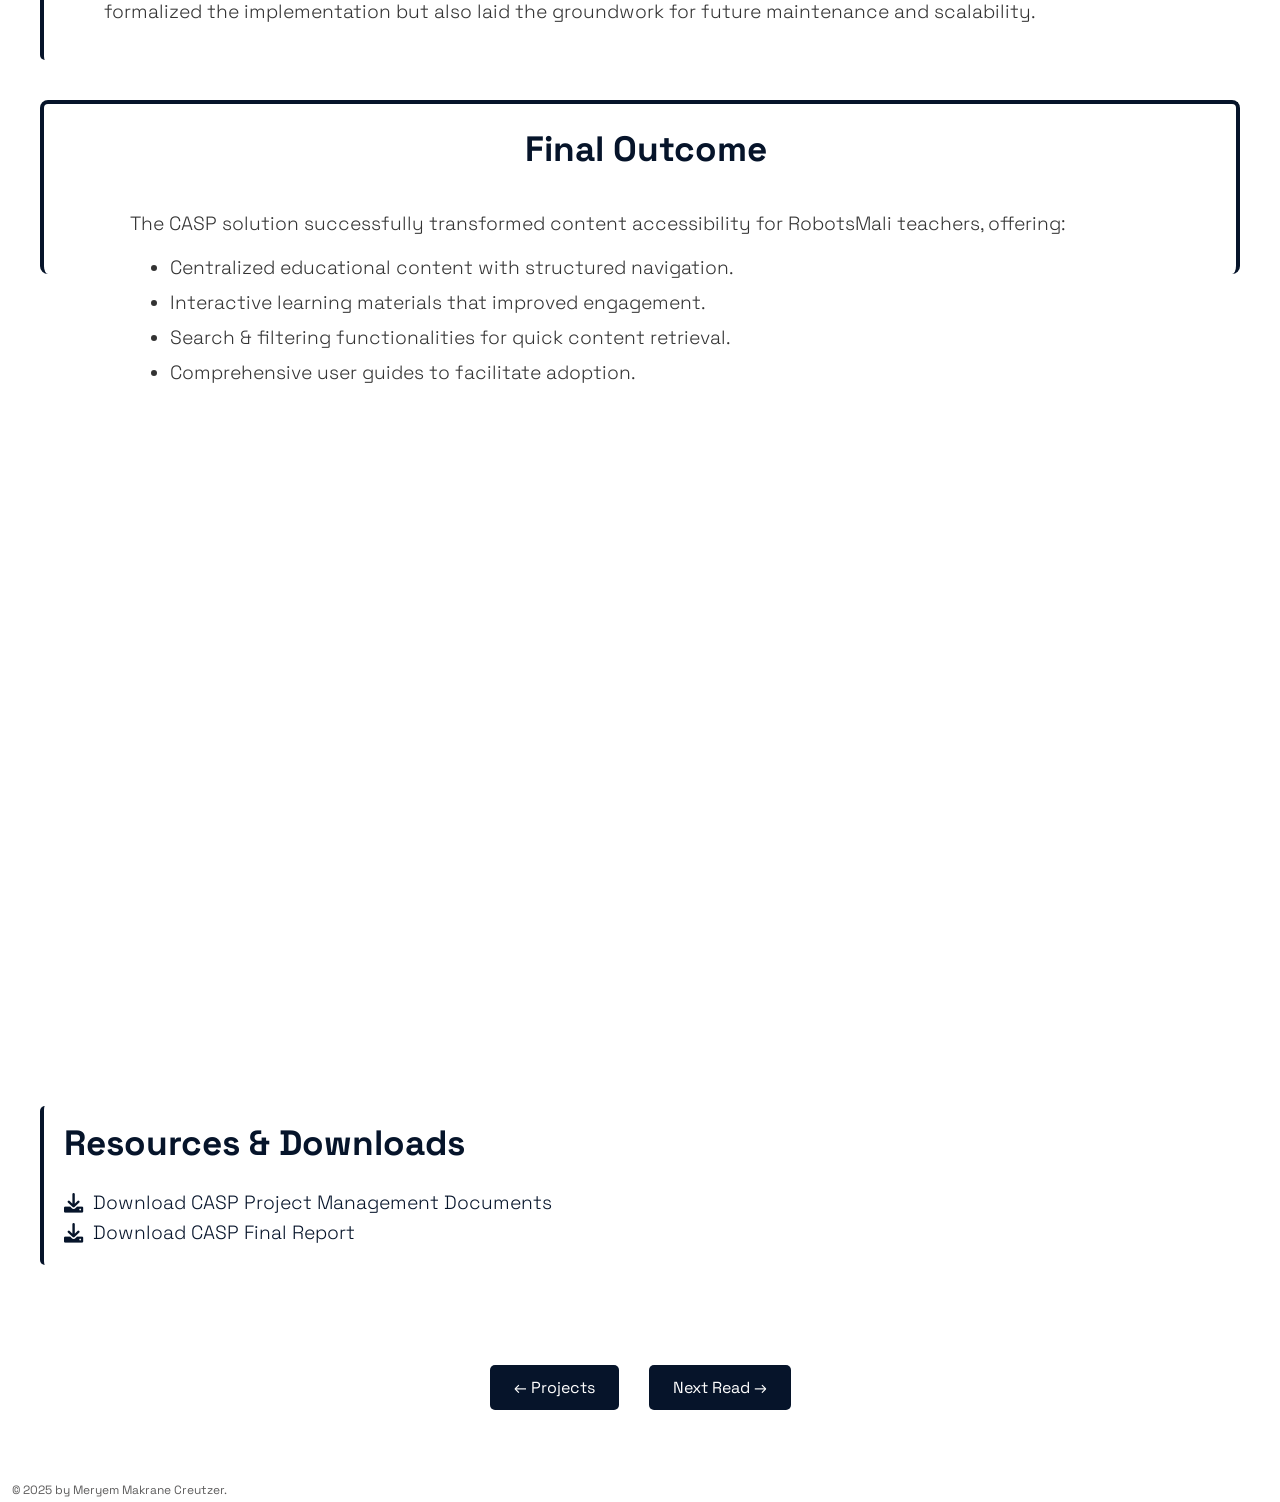
<file: work-projects/casp.html>
<!DOCTYPE html>
<html lang="en">

<head>
    <meta charset="UTF-8">
    <meta name="viewport" content="width=device-width, initial-scale=1.0">

    <link rel="stylesheet" href="../assets/styles.css">
    <script src="../assets/script.js"></script>
    <link rel="stylesheet" href="https://cdnjs.cloudflare.com/ajax/libs/font-awesome/6.0.0/css/all.min.css">
    <title>Projects - Meryem Makrane Creutzer</title>

</head>

<body>
    <header>
        <div class="header-left">
            <a href="../projects.html" class="back-home">&larr; Back to Home</a>
            <div class="logo-text">Meryem Makrane Creutzer</div>
        </div>

        <div class="theme-toggle">
            <label class="toggle-wrapper">
                <input type="checkbox" id="theme-switch" />
                <span class="slider">
                    <i class="fas fa-moon"></i>
                </span>
            </label>
        </div>

    </header>

    <main>
        <img src="../assets/images/casp-article.svg" class="article-image" alt="CASP project banner">

        <div class="details">
            <div class="article-meta">
                <div class="published" style="margin-bottom: -2%;">
                    <b>Published on</b><br />March 21, 2025
                </div>
                <div class="project-social-icons">
                    <a href="https://www.linkedin.com/in/meryem-makrane-creutzer" target="_blank" rel="noopener noreferrer" aria-label="LinkedIn profile">
                        <i class="fab fa-linkedin"></i>
                    </a>
                    <a href="https://github.com/MrymMak" target="_blank" rel="noopener noreferrer" aria-label="GitHub profile">
                        <i class="fab fa-github"></i>
                    </a>
                    <a href="https://www.freecodecamp.org/MrymCoder" target="_blank" rel="noopener noreferrer" aria-label="freeCodeCamp profile">
                        <i class="fab fa-free-code-camp"></i>
                    </a>
                </div>
            </div>
            <div class="horizontal-separator"></div>
            <h1 class="project-title">Content Architecture Solution <br /> Project (CASP)</h1>
        </div>
        <div class="content">
            <section class="overview">
                <h2>Overview</h2>
                <p>The Content Architecture Solution Project (CASP) was designed to streamline access to educational
                    content
                    for teachers at RobotsMali. The primary goal was to organize instructional materials within a
                    structured, user-friendly system, leveraging tools such as Google Drive, Google Sites, Canva, and
                    Genially. The project introduced a modular and hierarchical approach to document organization,
                    enabling
                    seamless navigation and interaction.</p>
                <p>📌 Key Features:</p>
                <ul>
                    <li>Intuitive navigation system for educational resources.</li>
                    <li>Multi-level content structure (Sections, Classes, Subclasses).</li>
                    <li>Interactive guides for engaging with learning materials.</li>
                    <li>Search and filtering capabilities for quick content retrieval.</li>
                </ul>
            </section>
            <div class="project-column">
                <div class="left-column-project">
                    <div class="content-text">
                        <h2>Context & Background</h2>
                        <p>RobotsMali is a STEM and robotics education program focused on empowering students and
                            educators through innovative learning.
                            Over time, the organization accumulated a large volume of lesson plans and instructional
                            guides. These materials were dispersed across various locations, making it time-consuming
                            and frustrating for teachers to locate what they needed. The lack of a central, structured
                            system led to inconsistent access, duplicate efforts, and confusion in content usage.
                            Teachers struggled to navigate and retrieve the appropriate resources during class
                            preparation or delivery. There was a clear need for a centralized, well-structured content
                            architecture that could support scalability and ease of use.</p>
                        <p>ASP (Content Architecture Solution Project) was developed to address these issues by
                            providing a hierarchical, organized, and intuitive content management framework.</p>
                    </div>
                </div>
                <div class="right-column-project">
                    <div class="content-text">
                        <h2>My Role</h2>
                        <p>As the Information Architect & Project Manager, I was responsible for:</p>
                        <ul>
                            <li>Leading the technical communication process, liaising between the project sponsor and
                                development team.</li>
                            <li>Designing the system architecture, ensuring a clear and accessible structure.</li>
                            <li>Creating documentation (functional specifications, user guides).</li>
                            <li>Developing the navigation system, implementing a structured, easy-to-use framework for
                                teachers.</li>
                            <li>Testing and refining the interface, incorporating UX principles to enhance usability.
                            </li>
                        </ul>
                    </div>
                </div>
            </div>
            <section id="challenge">
                <h2>Challenges & Solutions</h2>
                <div style="width: 100%;">
                    <div style="position: relative; padding-bottom: 56.25%; padding-top: 0; height: 0;"><iframe
                            title="CASP - Challenges" frameborder="0" width="1200" height="675"
                            style="position: absolute; top: 0; left: 0; width: 100%; height: 100%;"
                            src="https://view.genially.com/67dfe6ecfd22e196733a404b" type="text/html"
                            allowscriptaccess="always" allowfullscreen="true" scrolling="yes"
                            allownetworking="all"></iframe> </div>
                </div>
            </section>
            <section class="process">
                <h2>Process & Methodology</h2>
                <p>User research & Requirement analysis</p>
                <ul>
                    <li>We began by analyzing how teachers accessed and used existing resources. This revealed workflow
                        inefficiencies, such as scattered content, unclear file structures, and repetitive manual steps.
                        These findings helped define key requirements around centralization, structure, and ease of
                        access.</li>
                </ul>
                <p>System architecture design</p>
                <ul>
                    <li>To address these needs, we designed a modular hierarchy (Sections → Classes → Subclasses) using
                        Google Drive and Google Sites. This structure mirrored how educational content is delivered and
                        made it easier for teachers to locate and browse materials intuitively. The system was built to
                        be consistent across all categories.</li>
                </ul>
                <p>Prototyping & Testing</p>
                <ul>
                    <li>We began with paper mockups to sketch the structure and flow of the site. Tools like XMind
                        were used to map out the content hierarchy, while Adobe XD supported more detailed wireframing.
                        Genially was used to create interactive diagrams embedded in the Google Site, and Canva was used
                        to design visual learning modules. Feedback gathered during testing helped refine navigation
                        patterns and visual structure.</li>
                </ul>
                <p>Deployment & Documentation</p>
                <ul>
                    <li>Once the system was finalized, we created a dedicated help center to support users during
                        onboarding. This included visual guides and written documentation tailored to
                        different teachers and admin users of the solution. We also delivered detailed functional and
                        structural specifications
                        to the project stakeholders. These documents not only formalized the implementation but also
                        laid the groundwork for future maintenance and scalability.</li>
                </ul>
            </section>
            <section id="outcome">
                <h2>Final Outcome</h2>
                <p>The CASP solution successfully transformed content accessibility for RobotsMali teachers, offering:
                </p>
                <ul>
                    <li>Centralized educational content with structured navigation.</li>
                    <li>Interactive learning materials that improved engagement.</li>
                    <li>Search & filtering functionalities for quick content retrieval.</li>
                    <li>Comprehensive user guides to facilitate adoption.</li>
                </ul>
                <div class="genially-frame-box">
                    <div class="iframe-container"><iframe title="CASP - outcome" frameborder="0" width="1200"
                            height="675" style="position: absolute; top: 0; left: 0; width: 100%; height: 100%;"
                            src="https://view.genially.com/67e07ff8e2a42f8fc09575ef" type="text/html"
                            allowscriptaccess="always" allowfullscreen="true" scrolling="yes"
                            allownetworking="all"></iframe> </div>
                </div>
            </section>

            <section id="resources">
                <h2>Resources & Downloads</h2>

                <a href="../assets/files/Casp Project.zip" class="download-link" download>
                    <i class="fas fa-download"></i> Download CASP Project Management Documents
                </a><br />
                <a href="../assets/files/Rapport Projet.zip" class="download-link" download>
                    <i class="fas fa-download"></i> Download CASP Final Report
                </a>
            </section>
        </div>


    </main>
    <section class="related-topics">
        <div class="related-buttons">
            <a href="../projects.html" class="related-btn prev-btn">&larr; Projects</a>
            <a href="knowledge-manage.html" class="related-btn next-btn">Next Read &rarr;</a>
        </div>
    </section>
    <footer>
        <div class="footer-info">
            <p>&copy; 2025 by Meryem Makrane Creutzer.</p>
        </div>
    </footer>
    <a href="#top" class="back-to-top" title="Return to top">
        <i class="fas fa-arrow-up"></i>
    </a>
</body>

</html>
</file>
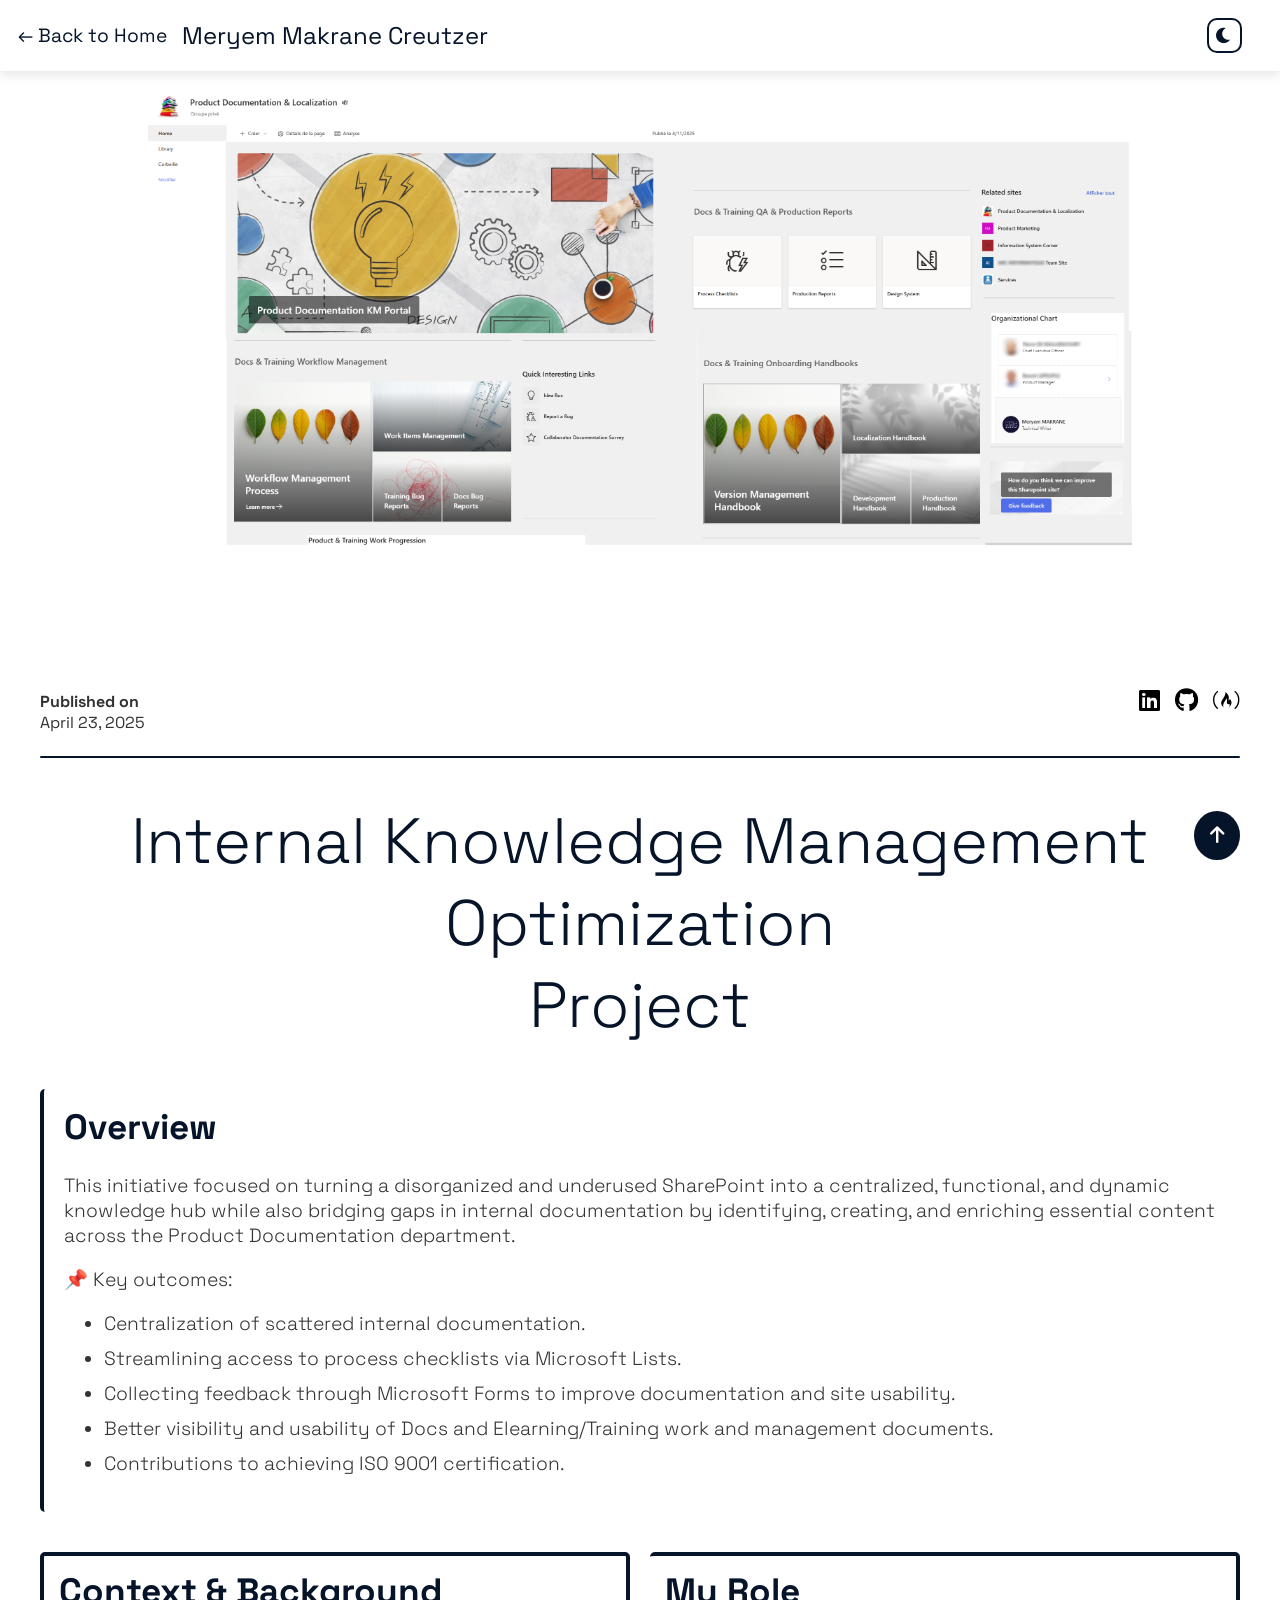
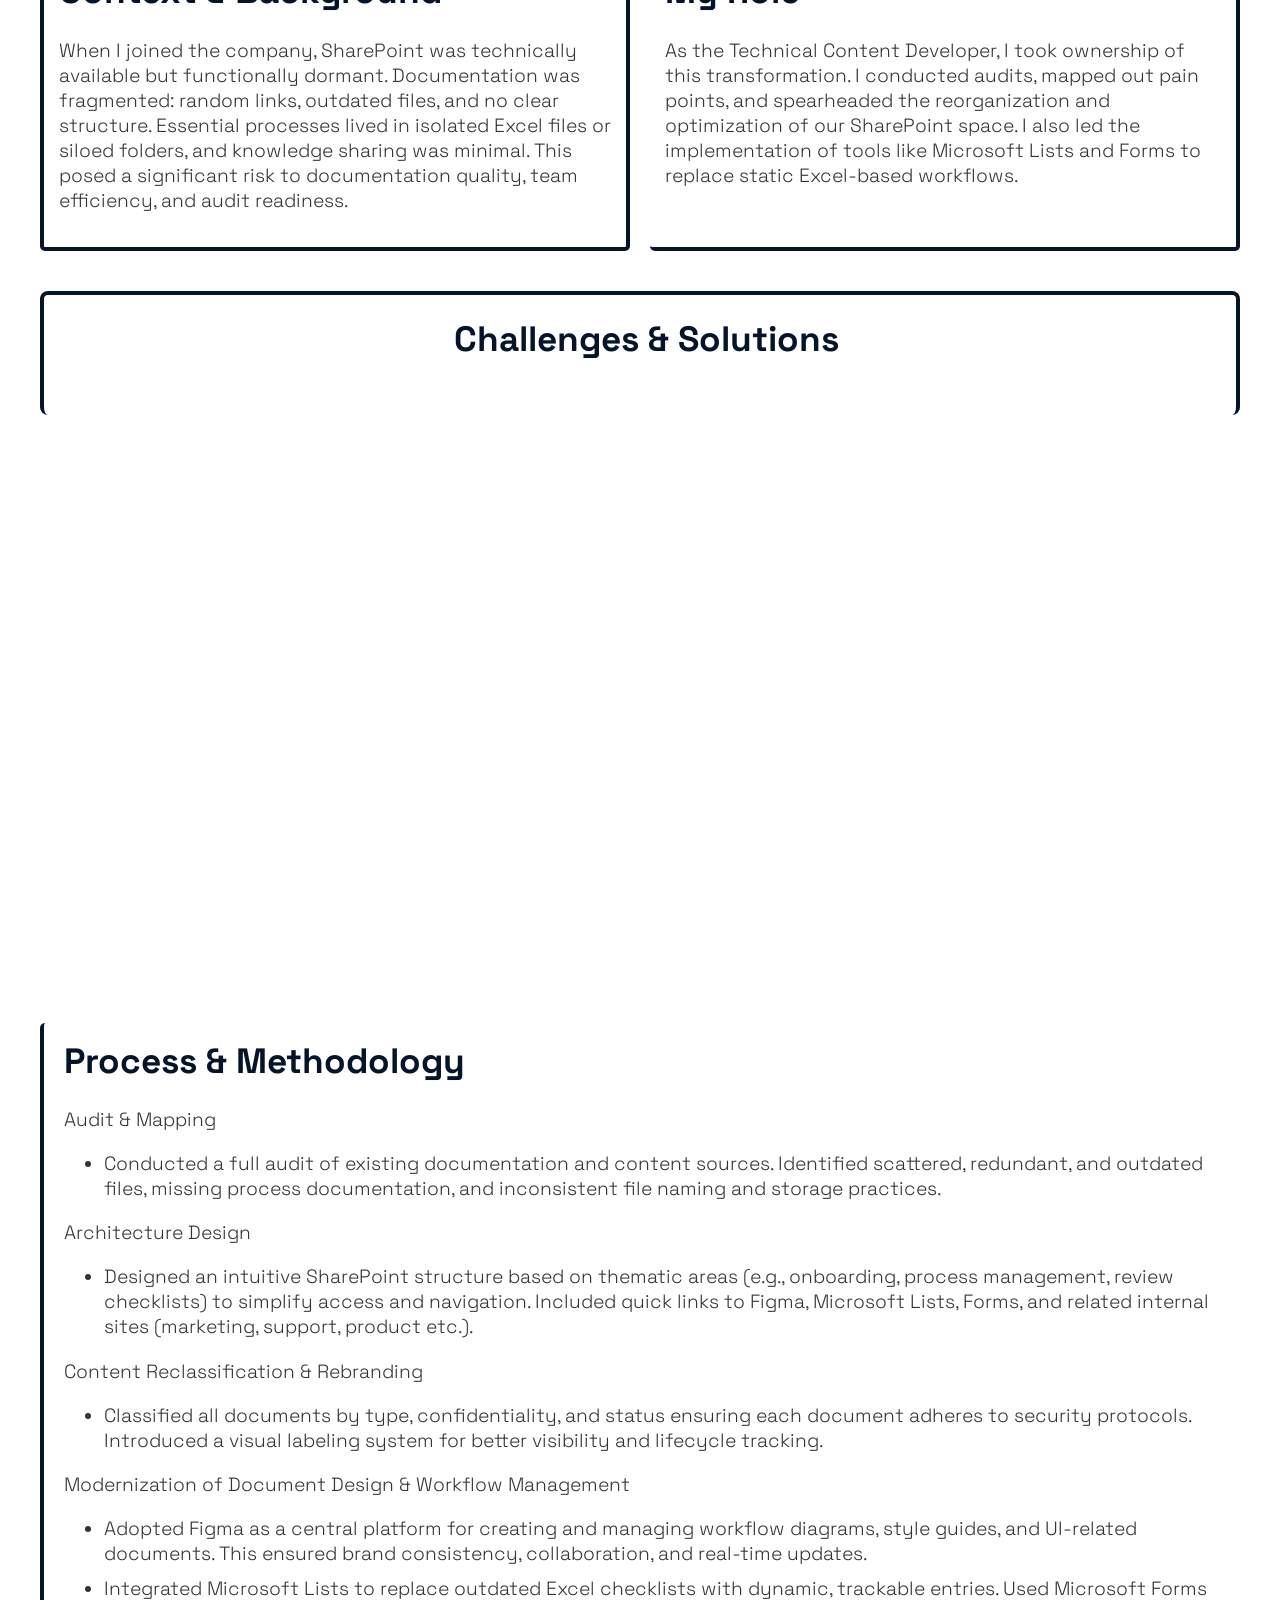
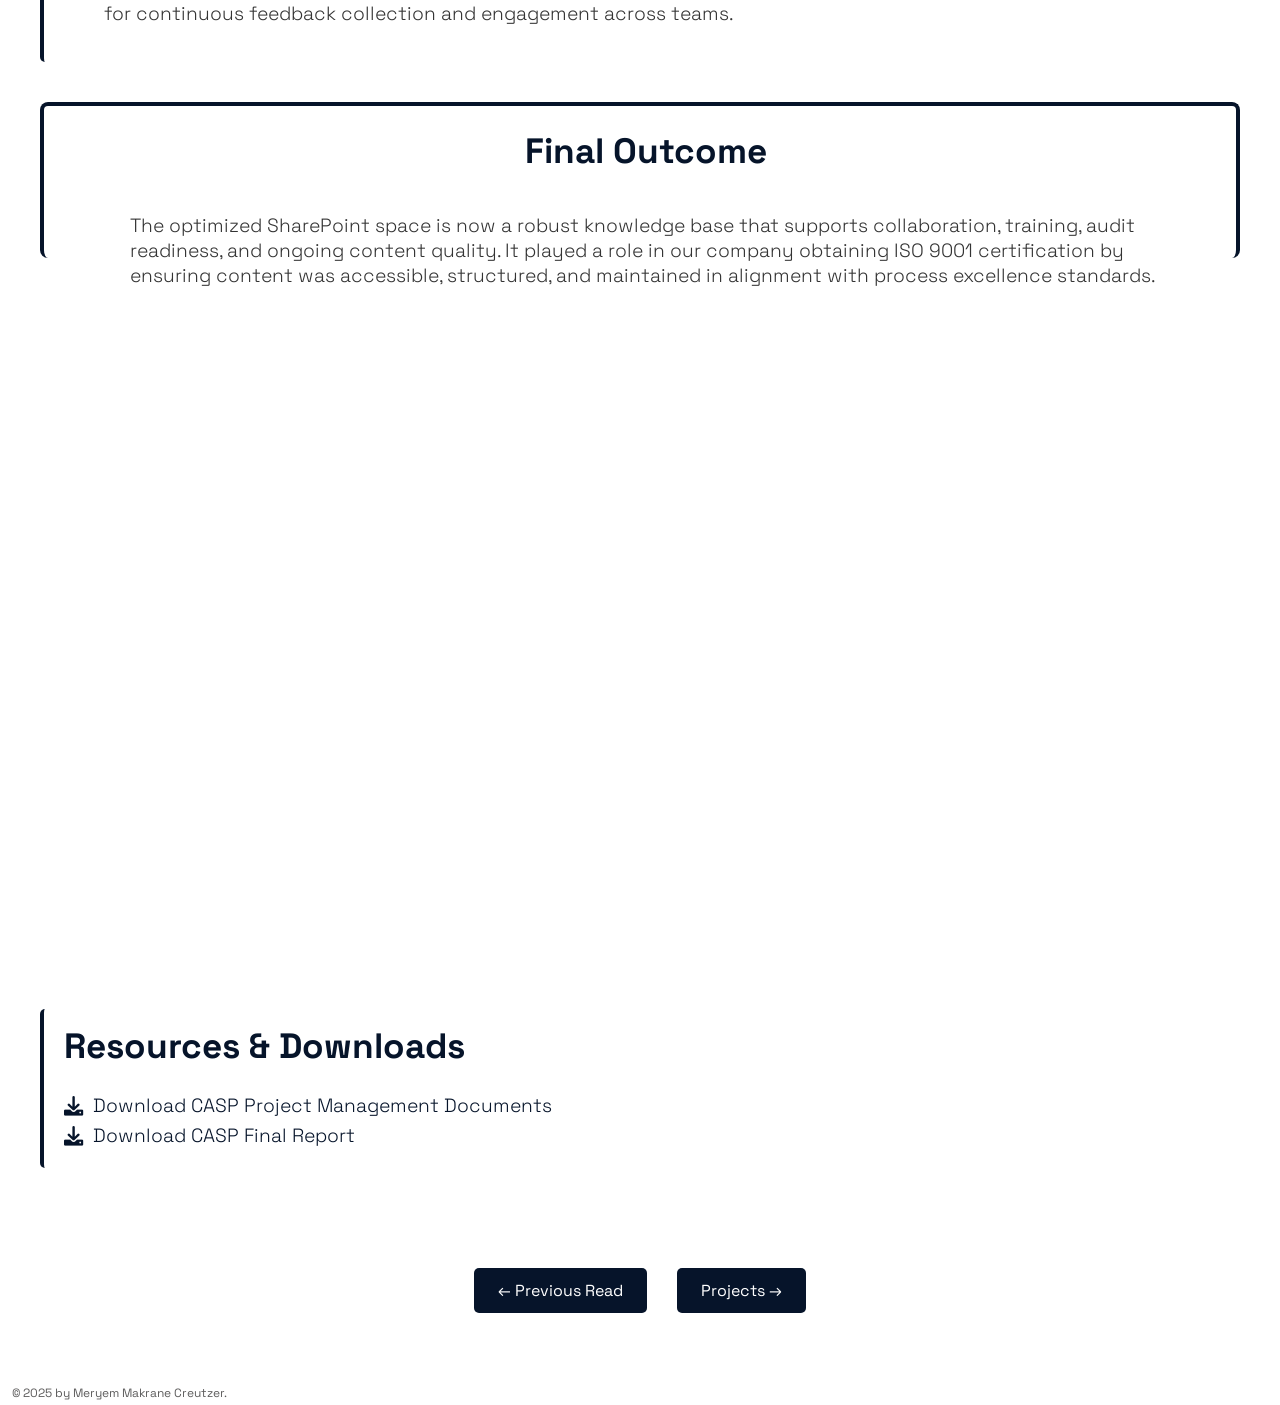
<file: work-projects/knowledge-manage.html>
<!DOCTYPE html>
<html lang="en">

<head>
    <meta charset="UTF-8">
    <meta name="viewport" content="width=device-width, initial-scale=1.0">

    <link rel="stylesheet" href="../assets/styles.css">
    <script src="../assets/script.js"></script>
    <link rel="stylesheet" href="https://cdnjs.cloudflare.com/ajax/libs/font-awesome/6.0.0/css/all.min.css">
    <title>Projects - Meryem Makrane Creutzer</title>

</head>

<body>
    <header>
        <div class="header-left">
            <a href="../projects.html" class="back-home">&larr; Back to Home</a>
            <div class="logo-text">Meryem Makrane Creutzer</div>
        </div>

        <div class="theme-toggle">
            <label class="toggle-wrapper">
                <input type="checkbox" id="theme-switch" />
                <span class="slider">
                    <i class="fas fa-moon"></i>
                </span>
            </label>
        </div>

    </header>

    <main>
        <img src="../assets/images/km-article.png" class="article-image" alt="Internal knowledge management project banner">

        <div class="details">
            <div class="article-meta">
                <div class="published" style="margin-bottom: -2%;">
                    <b>Published on</b><br />April 23, 2025
                </div>
                <div class="project-social-icons">
                    <a href="https://www.linkedin.com/in/meryem-makrane-creutzer" target="_blank" rel="noopener noreferrer" aria-label="LinkedIn profile">
                        <i class="fab fa-linkedin"></i>
                    </a>
                    <a href="https://github.com/MrymMak" target="_blank" rel="noopener noreferrer" aria-label="GitHub profile">
                        <i class="fab fa-github"></i>
                    </a>
                    <a href="https://www.freecodecamp.org/MrymCoder" target="_blank" rel="noopener noreferrer" aria-label="freeCodeCamp profile">
                        <i class="fab fa-free-code-camp"></i>
                    </a>
                </div>
            </div>
            <div class="horizontal-separator"></div>
            <h1 class="project-title">Internal Knowledge Management Optimization <br /> Project</h1>
        </div>
        <div class="content">
            <section class="overview">
                <h2>Overview</h2>
                <p>This initiative focused on turning a disorganized and underused SharePoint into a centralized,
                    functional, and dynamic knowledge hub while also bridging gaps in internal documentation by
                    identifying, creating, and enriching essential content across the Product Documentation department.
                </p>
                <p>📌 Key outcomes:</p>
                <ul>
                    <li>Centralization of scattered internal documentation.</li>
                    <li>Streamlining access to process checklists via Microsoft Lists.</li>
                    <li>Collecting feedback through Microsoft Forms to improve documentation and site usability.</li>
                    <li>Better visibility and usability of Docs and Elearning/Training work and management documents.</li>
                    </li>
                    <li>Contributions to achieving ISO 9001 certification.</li>
                </ul>
            </section>
            <div class="project-column">
                <div class="left-column-project">
                    <div class="content-text">
                        <h2>Context & Background</h2>
                        <p>When I joined the company, SharePoint was technically available but functionally dormant.
                            Documentation was fragmented: random links, outdated files, and no clear structure.
                            Essential processes lived in isolated Excel files or siloed folders, and knowledge sharing
                            was minimal. This posed a significant risk to documentation quality, team efficiency, and
                            audit readiness.
                        </p>
                    </div>
                </div>
                <div class="right-column-project">
                    <div class="content-text">
                        <h2>My Role</h2>
                        <p>As the Technical Content Developer, I took ownership of this transformation. I
                            conducted audits, mapped out pain points, and spearheaded the reorganization and
                            optimization of our SharePoint space. I also led the implementation of tools like Microsoft
                            Lists and Forms to replace static Excel-based workflows.</p>
                    </div>
                </div>
            </div>
            <section id="challenge">
                <h2>Challenges & Solutions</h2>
                <div style="width: 100%;">
                    <div style="position: relative; padding-bottom: 56.25%; padding-top: 0; height: 0;"><iframe
                            title="km-project" frameborder="0" width="1200" height="675"
                            style="position: absolute; top: 0; left: 0; width: 100%; height: 100%;"
                            src="https://view.genially.com/68091d9d841e988cc79c96d5" type="text/html"
                            allowscriptaccess="always" allowfullscreen="true" scrolling="yes"
                            allownetworking="all"></iframe> </div>
                </div>
            </section>
        <section class="process">
            <h2>Process & Methodology</h2>
            <p>Audit & Mapping</p>
            <ul>
                <li>Conducted a full audit of existing documentation and content sources. Identified scattered,
                    redundant, and outdated files, missing process documentation, and inconsistent file naming and
                    storage practices.</li>
            </ul>
            <p>Architecture Design</p>
            <ul>
                <li>Designed an intuitive SharePoint structure based on thematic areas (e.g., onboarding, process
                    management, review checklists) to simplify access and navigation. Included quick links to Figma,
                    Microsoft Lists, Forms, and related internal sites (marketing, support, product etc.).</li>
            </ul>
            <p>Content Reclassification & Rebranding</p>
            <ul>
                <li>Classified all documents by type, confidentiality, and status ensuring each document adheres to
                    security protocols. Introduced a visual labeling system
                    for better visibility and lifecycle tracking.</li>
            </ul>
            <p> Modernization of Document Design & Workflow Management</p>
            <ul>
                <li>Adopted Figma as a central platform for creating and managing workflow diagrams, style guides, and
                    UI-related documents. This ensured brand consistency, collaboration, and real-time updates.</li>
                <li>Integrated Microsoft Lists to replace outdated Excel checklists with dynamic, trackable
                    entries. Used Microsoft Forms for continuous feedback
                    collection and engagement across teams.</li>
            </ul>
        </section>
        <section id="outcome">
            <h2>Final Outcome</h2>
            <p>The optimized SharePoint space is now a robust knowledge base that supports collaboration, training,
                audit readiness, and ongoing content quality. It played a role in our company obtaining ISO 9001
                certification by ensuring content was accessible, structured, and maintained in alignment with process
                excellence standards.
            </p>
            <div class="genially-frame-box">
                <div class="iframe-container"><iframe title="CASP - outcome" frameborder="0" width="1200" height="675"
                        style="position: absolute; top: 0; left: 0; width: 100%; height: 100%;"
                        src="https://view.genially.com/67e07ff8e2a42f8fc09575ef" type="text/html"
                        allowscriptaccess="always" allowfullscreen="true" scrolling="yes"
                        allownetworking="all"></iframe> </div>
            </div>
        </section>

        <section id="resources">
            <h2>Resources & Downloads</h2>

            <a href="../assets/files/Casp Project.zip" class="download-link" download>
                <i class="fas fa-download"></i> Download CASP Project Management Documents
            </a><br />
            <a href="../assets/files/Rapport Projet.zip" class="download-link" download>
                <i class="fas fa-download"></i> Download CASP Final Report
            </a>
        </section>
        </div>


    </main>
    <section class="related-topics">
        <div class="related-buttons">
            <a href="casp.html" class="related-btn prev-btn">&larr; Previous Read</a>
            <a href="../projects.html" class="related-btn next-btn">Projects &rarr;</a>
        </div>
    </section>
    <footer>
        <div class="footer-info">
            <p>&copy; 2025 by Meryem Makrane Creutzer.</p>
        </div>
    </footer>
    <a href="#top" class="back-to-top" title="Return to top">
        <i class="fas fa-arrow-up"></i>
    </a>
</body>

</html>
</file>
<file: assets/styles.css>
/*@font-face {
    font-family: 'Manrope';
    src: url('../assets/fonts/Manrope/Manrope-VariableFont_wght.ttf') format('woff2'),
        url('///assets/fonts/Manrope/static/Manrope-Light.ttf') format('woff');
    font-weight: normal;
    font-style: normal;
}
*/

@font-face {
    font-family: 'Grotesk';
    src: url('../assets/fonts/Space_Grotesk/SpaceGrotesk-VariableFont_wght.ttf') format('woff2'),
        url('///assets/fonts/Space_Grotesk/static/SpaceGrotesk-Light.ttf') format('woff'),
        url('///assets/fonts/Space_Grotesk/static/SpaceGrotesk-Regular.ttf') format('woff');
}

*,
*::before,
*::after {
    box-sizing: border-box;
}

html {
    overflow-x: hidden;
}

body {
    font-family: 'Grotesk', sans-serif;
    margin: 0;
    padding: 0;
    background-color: #fff;
    color: #333;
    min-height: 100vh;
    display: flex;
    flex-direction: column;
    overflow-x: hidden;
}

img,
svg,
iframe {
    max-width: 100%;
}

/* Header styles */
header {
    display: flex;
    justify-content: space-between;
    align-items: center;
    padding: 20px;
    background-color: #fff;
    box-shadow: 0 4px 10px rgba(0, 0, 0, 0.1);
    gap: 20px;
    flex-wrap: wrap;
}

main {
    flex-grow: 1;
    display: flex;
    flex-direction: column;
    justify-content: center;
}

/* Ensure spacing between logo and text */
.header-left {
    display: flex;
    align-items: center;
    gap: 15px;
    min-width: 0;
    flex-wrap: wrap;
    /* Adds space between elements */
}

.logo-img {

    height: auto;
    margin-top: 1%;
}

.logo-text {
    font-size: 1.5rem;
    font-weight: normal;
    color: #06142A;
    overflow-wrap: anywhere;
}

.title {
    font-size: 1rem;
    color: #333333;
    overflow-wrap: anywhere;
}

nav {
    display: flex;
    align-items: center;
    flex-wrap: wrap;
    gap: 10px 20px;
    justify-content: flex-end;
}

nav a {
    text-decoration: none;
    color: #06142A;
    font-weight: normal;
}

/* Profile Section Styling */
.container {
    display: flex;
    align-items: center;
    justify-content: center;
    gap: 60px;
    text-align: left;
    width: 100%;

}

.profile-bg {
    position: absolute;
    left: 0;
    width: 45%;
    height: calc(100vh - 20px - 50px);
    /* Subtracting header height (70px) and footer height (50px) */
    background-color: #06142A;
    z-index: -1;
    overflow: hidden;
}

/* Create twinkling stars */
.profile-bg::before {
    content: "";
    position: absolute;
    width: 100%;
    height: 100%;
    background: radial-gradient(2px 2px at 20% 30%, white, transparent),
        radial-gradient(2px 2px at 40% 70%, white, transparent),
        radial-gradient(2px 2px at 60% 20%, white, transparent),
        radial-gradient(2px 2px at 80% 90%, white, transparent),
        radial-gradient(2px 2px at 10% 50%, white, transparent),
        radial-gradient(2px 2px at 90% 10%, white, transparent),
        radial-gradient(2px 2px at 30% 80%, white, transparent);
    animation: twinkle 1.5s infinite alternate;
}

/* Twinkling effect */
@keyframes twinkle {
    0% {
        opacity: 0.2;
    }

    100% {
        opacity: 1;
    }
}

/* Profile Card */
.profile-card {
    background-color: #ffffff;
    padding: 25px;
    text-align: center;
    border-radius: 10px;
    box-shadow: 0 8px 15px rgba(0, 0, 0, 0.2);
    /* Slight shadow at the bottom */
    position: relative;
    width: clamp(280px, 24vw, 360px);
    max-width: 100%;
    min-width: 0;

}

.profile-card img {
    border-radius: 50%;
    width: min(180px, 70vw);
    height: min(180px, 70vw);
    object-fit: cover;
}

.profile-card h2 {
    font-size: 1.7rem;
    margin: 30px 30px 10px;
    font-weight: normal;
    color: #06142A;
    white-space: normal;
    overflow-wrap: anywhere;
    /* Allows text wrapping */
    max-width: 80%;
    /* Ensures it doesn't exceed container width */
    letter-spacing: 2px;
    font-family: 'Grotesk', sans-serif;
}

.profile-card .role {
    color: #06142A;
    font-size: 1.05rem;
    letter-spacing: 0.25em;
    margin-top: 10%;
}

.social-icons {
    margin-top: 15px;
    padding-top: inherit;
    display: flex;
    gap: 15px;
    justify-content: center;
    /* TEMP: helps us locate it visually */

}

.social-icons a {
    font-size: 1.8rem;
    color: #000;
    transition: 0.3s;
}

.social-icons a:hover {
    color: #06142A;
}

.card-divider {
    width: 50%;
    margin: 20px auto;
    border: none;
    border-top: 2px solid #06142A;
}

.intro {
    max-width: 650px;
    margin-bottom: 3%;
    min-width: 0;

}

.intro h1 {
    font-size: clamp(4rem, 12vw, 7rem);
    font-weight: bold;
    color: #06142A;
    margin-bottom: 3%;
    font-family: 'Grotesk', sans-serif;
    padding-top: 20px;
}

.intro p {
    font-size: 1.2rem;
    color: #06142A;
    margin-bottom: 4%;
    font-weight: lighter;
}

.buttons {
    margin: 20px 0;
    display: flex;
    gap: 12px;
    flex-wrap: wrap;
}

.buttons .btn {
    display: inline-flex;
    align-items: center;
    justify-content: center;
    padding: 12px 30px;
    font-size: 1rem;
    border-radius: 5px;
    cursor: pointer;
    transition: all 0.3s ease;
    text-decoration: none;
}

.btn-primary {
    background-color: #06142A;
    color: #fff;
    border: none;
}

.btn-secondary {
    border: 2px solid #000;
    background-color: #fff;
    color: #000;
}

.btn-primary:hover,
.btn-secondary:hover {
    opacity: 0.8;
}

.intro a.action {
    color: #06142A;
    font-weight: normal;
    text-decoration: none;
    transition: color 0.3s ease;
    font-family: 'Grotesk', sans-serif;
    font-size: 23px;
}

.intro a.action:hover {
    color: #06142A;
}

/* Footer */
footer {
    padding: 0 0 2px 12px;
    color: #5d5c5c;
    background-color: #fff;
    display: flex;
    justify-content: flex-start;
    align-items: center;
    position: relative;
    flex-shrink: 0;
    /* Ensures footer always has height */
    text-align: left;
}


.footer-info p {
    margin: 2px 0;
    font-size: 12px;
    padding-top: 10px;
}


/* Resume Page Styles */

/* Resume Layout */
.resume-layout {
    display: flex;
    gap: 50px;
    overflow-x: hidden;
    margin-top: 40px;
    align-items: flex-start;
    /* Ensure alignment at the top */
}

/* Left Column: Experience */
.left-column {
    flex: 2.5;
    /* Slightly wider */
    padding-left: 2%;
}

h3.sub-title {
    padding-top: 30px;
    font-size: 1.8rem;
}

/* Separator between Experience and Education */
.separator {
    width: 2px;
    /* Make it thicker */
    background-color: #06142A;
    align-self: stretch;
    margin-top: 3%;
}


.resume-container {
    margin: 0px auto;
    padding: 10px;
}

.section-title {
    font-size: clamp(3rem, 10vw, 5rem);
    font-weight: bold;
    color: #06142A;
    text-align: center;
    font-family: 'Grotesk', sans-serif;
}

.timeline {
    position: relative;
    padding: 20px 0;
}

/* Right Column: Education & Certifications */
.right-column {
    flex: 2;
    margin-left: 20px;
    /* Push further to the right */
}

.timeline-item {
    margin-bottom: 30px;
    display: flex;
    align-items: flex-start;
}


/* Positioning the logo to the left side */
.timeline-left {
    flex: 0 0 80px;
    /* Fixed width for logos */
    text-align: center;
    margin-right: 20px;
}

.company-logo {
    /* Adjust size as needed */
    height: auto;
    margin-top: 25%;
}

/* Content styling */
.timeline-content {
    flex: 1;
    padding-left: 20px;
}

.timeline-item h2 {
    font-size: 1.8rem;
    color: #333;
}

.timeline-item .date {
    font-size: 1rem;
    font-weight: bold;
    color: #B7B7B7;
    margin-top: -2%;

}

.timeline-item .company {
    font-weight: bold;
    color: #888;
}

.back-home {
    text-decoration: none;
    font-size: 1.2rem;
    color: #06142A;
}

.timeline-content ul {
    list-style: none;
    /* Remove default bullets */
    padding-left: 0;
}

.timeline-content li {
    position: relative;
    padding-left: 40px;
    /* Space for the custom bullet */
    margin-bottom: 10px;
    /* Spacing between list items */
    line-height: 1.6;
    list-style: none;
}

.timeline-content li::before {
    content: '';
    position: absolute;
    top: 0.5em;
    /* Align with text */
    left: 0;
    /* Position bullet at the start of the list item */
    width: 20px;
    /* Set bullet width */
    height: 20px;
    /* Set bullet height */
    background-image: url('../assets/images/bullet.svg');
    /* Path to the bullet image */
    background-size: cover;
    /* Ensure the image scales properly */
    background-repeat: no-repeat;
}

.back-home:hover {
    text-decoration: underline;
}

.section-title.aos-init.aos-animate {
    font-size: 5em;
    font-family: 'poppins', sans-serif;
}

/* General Content Styling */
.resume-h2 {
    color: #06142A;
    font-size: 2.5rem;
    margin-bottom: 20px;
    overflow-wrap: anywhere;
    /* Prevent wrapping */
}

.education-section h3,
.certifications-section h3 {
    font-size: 1.8rem;
    color: #333;
}

.certifications-section ul {
    list-style: none;
    padding-left: 0;
}

.certifications-section li::before {
    content: '✔';
    /* Add a simple icon */
    color: #06142A;
    font-size: 1rem;
    margin-right: 10px;
}

.education-section {
    margin-right: -22%;
}

.education-section .date {
    font-size: 1rem;
    font-weight: bold;
    color: #B7B7B7;
    margin-top: -3%;
}

.inst {
    margin-top: -2%;
}

/* Tag Styling */
.tags {
    margin-top: 10px;
    display: flex;
    flex-wrap: wrap;
    gap: 10px;
    width: 100%;
    max-width: 70ch;
}

.tag {
    padding: 5px 12px;
    font-size: 0.8rem;
    border-radius: 5px;
    color: #fff;
    display: inline-block;
}

/* Color Variations for Tags */
.tag-blue {
    background-color: #0073e6;
}

.tag-green {
    background-color: #28a745;
}

.tag-orange {
    background-color: #fd7e14;
}

.tag-purple {
    background-color: #6f42c1;
}

.tag-red {
    background-color: #dc3545;
}

.tag-teal {
    background-color: #20c997;
}

.tag-yellow {
    background-color: #ffc107;
}

.tag-steel {
    background-color: #06142A;
}

/* Horizontal Separator Between Education & Skills */
.horizontal-separator {
    width: 100%;
    height: 2px;
    /* Thickness of the line */
    background-color: #06142A;
    /* Blue separator */
    margin: 40px 0;
    /* Spacing above and below */
    border-radius: 2px;
    /* Smooths edges */
}


.skill-list ul {
    list-style: none;
    /* Remove default bullets */
    padding-left: 0;
}

.skill-list li {
    position: relative;
    padding-left: 40px;
    /* Space for the custom bullet */
    margin-bottom: 10px;
    /* Spacing between list items */
    line-height: 1.6;
    list-style: none;
}

.skill-list li::before {
    content: '';
    position: absolute;
    top: 0.5em;
    /* Align with text */
    left: 0;
    /* Position bullet at the start of the list item */
    width: 20px;
    /* Set bullet width */
    height: 20px;
    /* Set bullet height */
    background-image: url('../assets/images/bullet.svg');
    /* Path to the bullet image */
    background-size: cover;
    /* Ensure the image scales properly */
    background-repeat: no-repeat;
}

/******************************************************************/

/* Projects Page Styles */
.projects-container {
    max-width: 1200px;
    margin: 0 auto;
    padding: 20px;
    text-align: center;
}

.projects-grid {
    display: grid;
    grid-template-columns: repeat(auto-fit, minmax(300px, 1fr));
    gap: 20px;
    margin-top: 8%;
    justify-content: center;
}

.project-card {
    background-color: #ffffff;
    border-radius: 10px;
    box-shadow: 0 4px 8px rgba(0, 0, 0, 0.1);
    overflow: hidden;
    margin: 5%;
    transition: transform 0.3s ease-in-out;
}

.project-card:hover {
    transform: translateY(-5px);
}

.project-image {
    display: block;
    width: 100%;
    height: 190px;
    object-fit: cover;
}

.project-info {
    padding: 15px;
    text-align: left;
}

.project-info h2 {
    font-size: 1.5rem;
    color: #06142A;
}

.project-info p {
    font-size: 1rem;
    color: #555;
}

.btn-primary-projects {
    display: inline-block;
    padding: 8px 15px;
    margin-top: 10px;
    font-size: 1rem;
    background-color: #06142A;
    color: white;
    text-decoration: none;
    border-radius: 5px;
}

.btn-primary-projects:hover {
    background-color: #06142A;
}

.btn-primary-projects.is-disabled {
    cursor: not-allowed;
    opacity: 0.65;
}

/*************/

@media (min-width: 1281px) and (max-width: 1600px) {
    .profile-card {
        width: clamp(300px, 28vw, 390px);
    }

    .container {
        margin-bottom: -30px;
    }

    .intro {
        max-width: 600px;
    }

    footer {
        justify-content: flex-start;
        /* Ensures footer text stays left-aligned */
        text-align: left;
        /* Prevents footer from shrinking */
        display: flex;
        /* Ensures footer remains visible */
        visibility: visible;
    }

    /*
    html,
    body {
        overflow: hidden;
    }
        */
}

@media (min-width: 1091px) and (max-width: 1280px) {
    .intro a.action {
        font-size: 18px;
    }

    .intro {
        max-width: 500px;
    }

    .profile-bg {
        height: 130vh;
    }

    .profile-card {
        width: clamp(300px, 32vw, 400px);
    }


    header {
        padding: 18px;
    }

}

@media (max-width: 1090px) {
    .container {
        flex-direction: column;
        text-align: center;
        align-items: center;

    }

    h1 {
        padding-top: 20px;
    }

    .profile-bg {
        width: 100%;
        position: absolute;
        top: 0;
        height: 45%;
    }

    .profile-card {
        position: relative;
        width: min(80vw, 500px);
        left: auto;
        transform: none;
        margin: auto;
        top: 40px;
    }

    .social-icons {
        justify-content: center;
    }

    .intro a.action {
        font-size: 20px
    }

    .intro {
        padding: 5px;
    }

}

@media (max-width: 775px) {
    .profile-card {
        width: min(88vw, 460px);
    }

    .profile-bg {
        height: 50%;
    }

}

/*Responsive styles for resume page */

@media (min-width: 1280px) and (max-width: 1600px) {
    .resume-layout {
        flex-direction: row;
        gap: 40px;
    }

    .separator {
        min-height: 100em;
    }
}

@media (min-width: 1090px) and (max-width: 1279px) {
    .resume-layout {
        flex-direction: row;
        gap: 30px;
    }

    .left-column,
    .right-column {
        width: 45%;
        padding: 0 15px;
    }

    .separator {
        min-height: 90em;
    }

    .resume-h2 {
        font-size: 2rem;
    }

    .education-section h3,
    .certifications-section h3 {
        font-size: 1.5rem;
    }

    .tags {
        max-width: 100%;
    }

    .logo-text {
        text-wrap: wrap;
    }

    .title {
        text-wrap: wrap;
    }
}

@media (min-width: 768px) and (max-width: 1089px) {
    .resume-layout {
        flex-direction: column;
        gap: 20px;
    }

    .left-column,
    .right-column {
        width: 100%;
        padding: 0 10px;
    }

    .separator {
        display: none;
    }

    .resume-h2 {
        font-size: 1.8rem;
    }

    .timeline-item {
        flex-direction: column;
        align-items: flex-start;
    }

    .timeline-left {
        margin-bottom: 15px;
    }

    .company-logo {
        margin-left: 0;
    }

    .logo-text {
        text-wrap: wrap;
    }

    .title {
        text-wrap: wrap;
    }
}

@media (max-width: 767px) {
    .resume-layout {
        flex-direction: column;
        gap: 15px;
    }

    .left-column,
    .right-column {
        width: 100%;
        padding: 0 10px;
    }

    .separator {
        display: none;
    }

    .resume-h2 {
        font-size: 1.6rem;
    }

    .timeline-item {
        flex-direction: column;
        align-items: flex-start;
    }

    .timeline-left {
        margin-bottom: 15px;
    }

    .company-logo {
        width: 60px;
        height: auto;
        margin-left: 0;
    }

    .timeline-content {
        padding-left: 0;
    }

    .tags {
        align-items: flex-start;
        text-align: center;
    }

    .skill-list {
        width: 100%;
    }

    .logo-text {
        text-wrap: wrap;
    }

    .title {
        text-wrap: wrap;
    }

    .intro p {
        font-size: 16px;
    }

    .intro a.action {
        font-size: 16px;
    }


}


/* Styling project pages */

.project-title {
    font-size: clamp(2.25rem, 7vw, 4rem);
    text-align: center;
    font-family: "Grotesk", sans-serif;
    color: #06142A;
    font-weight: lighter;

}

.article-image {
    width: min(80%, 1200px);
    padding: 20px;
    margin: auto;
    display: block;
}

.details {
    width: min(1200px, calc(100% - 40px));
    margin: auto;
    font-family: "Grotesk", sans-serif;
    color: #06142A;
}

.article-meta {
    display: flex;
    justify-content: space-between;
    align-items: center;
    gap: 20px;
    flex-wrap: wrap;
}

.article-meta .published {
    font-size: 1rem;
    color: #333;
}

.article-meta .social-icons {
    display: flex;
    gap: 15px;
}

.article-meta .social-icons a {
    font-size: 1.5rem;
    color: #000;
    transition: 0.3s;
}

.article-meta .social-icons a:hover {
    color: #06142A;
}

.project-social-icons {
    display: flex;
    gap: 15px;
    justify-content: flex-end;
    flex-wrap: wrap;
}

.project-social-icons a {
    font-size: 1.5rem;
    color: #000;
    transition: 0.3s;
}

.project-social-icons a:hover {
    color: #06142A;
}

/* General Section Styling */
.content section {
    margin: auto;
    max-width: 1200px;
    width: calc(100% - 40px);
    padding: 20px;
    border-left: 4px solid #06142A;
    background: #ffffff;
    border-radius: 5px;
    margin-bottom: 40px;
}

.content ul li {
    margin-bottom: 10px;
    font-size: 1.2rem;
    font-weight: lighter;
}

/* Gallery Section */
.gallery {
    display: flex;
    justify-content: center;
    gap: 15px;
    flex-wrap: wrap;
    margin-top: 30px;
}

.gallery img {
    width: 100%;
    max-width: 280px;
    border-radius: 5px;
    box-shadow: 0 2px 10px rgba(0, 0, 0, 0.15);
}

/* Resources Section */
.resources ul {
    list-style: none;
    padding: 0;
}

.resources ul li {
    font-size: 1.2rem;
    margin: 10px 0;
}

.resources ul li a {
    color: #06142A;
    text-decoration: none;
    font-weight: bold;
}

.resources ul li a:hover {
    text-decoration: underline;
}

/* Download Link Styles */
.download-link {
    font-size: 1.2rem;
    color: #06142A;
    text-decoration: none;
    display: inline-flex;
    align-items: center;
    gap: 10px;
    font-weight: lighter;
    padding-top: 5px;
}

.download-link:hover {
    text-decoration: underline;
}

/* Lessons Learned Section */
.lessons ul {
    padding-left: 20px;
}

.context-role-container {
    display: flex;
    flex-wrap: wrap;
    justify-content: space-between;
    gap: 40px;
    max-width: 900px;
    margin: 60px auto;
}

.context-role-container .context,
.context-role-container .role {
    flex: 1;
    min-width: min(400px, 100%);
    /* Ensures columns don't shrink too much */
    background: #f9f9f9;
    padding: 20px;
    border-left: 4px solid #06142A;
    border-radius: 5px;
}


@media (max-width: 850px) {
    .context-role-container {
        flex-direction: column;
    }

    .context-role-container .context,
    .context-role-container .role {
        min-width: 100%;
    }
}

.lessons ul li {
    margin-bottom: 10px;
    font-size: 1.2rem;
    font-weight: bold;
    color: #06142A;
}


.left-column-project {
    flex: 1 1 320px;
    padding-right: 30px;
    padding: 15px;
    border-left: 4px solid #06142A;
    border-right: 4px solid #06142A;
    border-top: 4px solid #06142A;
    border-bottom: 4px solid #06142A;
    border-radius: 5px;
}

.right-column-project {
    flex: 1 1 320px;
    padding: 15px;
    border-right: 4px solid #06142A;
    border-top: 4px solid #06142A;
    border-bottom: 4px solid #06142A;
    border-radius: 5px;
}

.project-column {
    display: flex;
    flex-wrap: wrap;
    gap: 20px;
    width: min(1200px, calc(100% - 40px));
    margin: 0 auto 40px;
}

.content-text {
    font-size: 1.2rem;
    font-family: 'Grotesk', sans-serif;
    font-weight: lighter;
}

.overview p {
    font-size: 1.2rem;
    font-weight: lighter;
}

.process p {
    font-size: 1.2rem;
    font-weight: lighter;
}

.overview h2 {
    color: #06142A;
    font-size: 2.2rem;
    margin-bottom: 15px;
    padding-bottom: 5px;
    margin-top: -0.5%;
}

.process h2 {
    color: #06142A;
    font-size: 2.2rem;
    margin-bottom: 15px;
    padding-bottom: 5px;
    margin-top: -0.5%;
}


#challenge {
    padding-top: 2%;
    padding-left: 7%;
    padding-right: 6%;
    margin-top: 40px;
    width: min(1200px, calc(100% - 40px));
    position: relative;
    border-left: none;
}


#challenge h2 {
    padding-bottom: 2%;
    color: #06142A;
    font-size: 2.2rem;
    margin: auto;
    text-align: center;
}

#challenge::before {
    content: "";
    position: absolute;
    top: 0;
    left: 0;
    width: 100%;
    height: 18%;
    border-radius: 8px;
    border-top: 4px solid #06142A;
    border-left: 4px solid #06142A;
    border-right: 4px solid #06142A;
    pointer-events: none;
    box-sizing: border-box;
}

#outcome {
    padding-top: 2%;
    padding-left: 7%;
    padding-right: 6%;
    margin-top: 40px;
    width: min(1200px, calc(100% - 40px));
    position: relative;
    border-left: none;
}

#outcome::before {
    content: "";
    position: absolute;
    top: 0;
    left: 0;
    width: 100%;
    height: 18%;
    border-radius: 8px;
    border-top: 4px solid #06142A;
    border-left: 4px solid #06142A;
    border-right: 4px solid #06142A;
    pointer-events: none;
    box-sizing: border-box;
}


#outcome h2 {
    padding-bottom: 2%;
    color: #06142A;
    font-size: 2.2rem;
    margin: auto;
    text-align: center;
}

#outcome p {
    font-size: 1.2rem;
    font-weight: lighter;
}

.content-text h2 {
    color: #06142A;
    font-size: 2.2rem;
    margin-bottom: 15px;
    padding-bottom: 5px;
    margin-top: -0.5%;
}

.iframe-wrapper {
    display: flex;
    justify-content: center;
    padding: 20px 0;
}

.iframe-container {
    position: relative;
    width: 100%;
    max-width: 1200px;
    aspect-ratio: 16 / 9;
}

.iframe-container iframe {
    position: absolute;
    top: 0;
    left: 0;
    width: 100%;
    height: 100%;
    border: none;
}

.genially-frame-box {
    position: relative;
    width: 100%;
    margin: 40px auto;
}

.genially-frame-box::before {
    content: "";
    position: absolute;
    top: 0;
    left: 0;
    width: 100%;
    height: 18%;
    pointer-events: none;
    box-sizing: border-box;
}

/* Related Topics Navigation Buttons */
.related-topics {
    margin: 60px auto;
    text-align: center;
}

.back-to-top {
    position: fixed;
    bottom: 40px;
    right: 40px;
    background-color: #06142A;
    color: white;
    padding: 12px 16px;
    border-radius: 50%;
    font-size: 1.2rem;
    text-align: center;
    text-decoration: none;
    z-index: 1000;
    transition: background-color 0.3s ease;
}

@media (max-width: 640px) {
    header {
        align-items: flex-start;
        padding: 18px 20px;
    }

    .header-left {
        flex: 1 1 calc(100% - 60px);
        gap: 8px 14px;
    }

    .logo-img {
        max-width: 54px;
    }

    .logo-text {
        font-size: 1.35rem;
        line-height: 1.25;
    }

    .title {
        font-size: 0.95rem;
    }

    nav {
        flex-basis: 100%;
        justify-content: flex-start;
        gap: 8px 14px;
        font-size: 0.92rem;
    }

    .theme-toggle {
        margin-right: 0;
    }

    .container {
        gap: 70px;
        padding: 0 20px 30px;
    }

    .profile-card {
        padding: 22px 16px;
        width: min(100%, 420px);
    }

    .profile-card h2 {
        max-width: 100%;
        margin-left: auto;
        margin-right: auto;
        font-size: 1.45rem;
    }

    .profile-card .role {
        font-size: 0.85rem;
        letter-spacing: 0.18em;
    }

    .intro {
        width: 100%;
        text-align: left;
    }

    .buttons {
        justify-content: flex-start;
    }

    .article-image,
    .details,
    .content section,
    .project-column,
    #challenge,
    #outcome {
        width: calc(100% - 32px);
    }

    .project-title {
        line-height: 1.15;
        overflow-wrap: anywhere;
    }

    .article-meta {
        align-items: flex-start;
        flex-direction: column;
    }

    .project-social-icons {
        justify-content: flex-start;
    }

    .back-to-top {
        right: 18px;
        bottom: 18px;
    }
}

.back-to-top:hover {
    background-color: #333;
}

.related-buttons {
    display: flex;
    justify-content: center;
    gap: 30px;
    flex-wrap: wrap;
    padding: 0 20px;
}

.related-btn {
    display: inline-block;
    padding: 12px 24px;
    font-size: 1rem;
    background-color: #06142A;
    color: #fff;
    text-decoration: none;
    border-radius: 5px;
    transition: background-color 0.3s ease;
}

.related-btn:hover {
    background-color: #333;
}

#resources h2 {
    color: #06142A;
    font-size: 2.2rem;
    margin-bottom: 15px;
    padding-bottom: 5px;
    margin-top: -0.5%;
}

.theme-toggle {
    margin-right: 20px;
    display: flex;
    align-items: center;
}

.toggle-wrapper {
    position: relative;
    display: inline-block;
    width: 35px;
    height: 35px;
}

.toggle-wrapper input {
    opacity: 0;
    width: 0;
    height: 0;
}

.slider {
    position: absolute;
    top: 0;
    left: 0;
    right: 0;
    bottom: 0;
    background-color: transparent;
    border: 2px solid #06142A;
    border-radius: 10px;
    display: flex;
    align-items: center;
    justify-content: space-between;
    padding: 0 6px;
    font-size: 1.1rem;
    color: #06142A;
    cursor: pointer;
    transition: background-color 0.3s ease;
}


/* Toggle active position */
.toggle-wrapper input:checked+.slider::before {
    transform: translateX(30px);
}

/* Dark mode styling */
body.dark-mode {
    background-color: #121212;
    color: #f0f0f0;
}

body.dark-mode header,
body.dark-mode footer {
    background-color: #1e1e1e;
    color: #f0f0f0;
}

body.dark-mode .related-btn,
body.dark-mode .back-to-top {
    background-color: #333;
    color: #fff;
}

body.dark-mode .separator {
    background-color: #fff;
}

body.dark-mode .project-social-icons a,
body.dark-mode .article-meta .published,
body.dark-mode #challenge h2,
body.dark-mode #outcome h2,
body.dark-mode #resources h2 {
    color: #fff;
}

body.dark-mode #challenge::before,
body.dark-mode #outcome::before {
    border-left: 4px solid #444;
    border-right: 4px solid #444;
    border-top: 4px solid #444;
}

body.dark-mode .related-btn:hover,
body.dark-mode .back-to-top:hover {
    background-color: #555;
}

/* Extended Dark Mode Styling */
body.dark-mode .content section,
body.dark-mode .left-column-project,
body.dark-mode .right-column-project,
body.dark-mode .context-role-container .context,
body.dark-mode .context-role-container .role {
    background-color: #1e1e1e;
    color: #f0f0f0;
    border-color: #444;
}

body.dark-mode h1,
body.dark-mode h2,
body.dark-mode h3,
body.dark-mode p,
body.dark-mode li,
body.dark-mode p,
body.dark-mode .role {
    color: #f0f0f0;
}

body.dark-mode nav a,
body.dark-mode .logo-text,
body.dark-mode .title,
body.dark-mode .intro a.action,
body.dark-mode .download-link,
body.dark-mode .social-icons a,
body.dark-mode .back-home {
    color: #f0f0f0;

}

body.dark-mode .slider {
    color: #f0f0f0;
    border: 2px solid #f0f0f0;

}

body.dark-mode .project-card,
body.dark-mode .profile-card,
body.dark-mode .timeline-content,
body.dark-mode .tag {
    background-color: #1e1e1e;
    color: #f0f0f0;
}

body.dark-mode .tag-blue,
body.dark-mode .tag-green,
body.dark-mode .tag-orange,
body.dark-mode .tag-purple,
body.dark-mode .tag-red,
body.dark-mode .tag-teal,
body.dark-mode .tag-yellow,
body.dark-mode .tag-steel {
    filter: brightness(1.3);
}

body.dark-mode .card-divider,
body.dark-mode .horizontal-separator {
    color: #f0f0f0 !important;
    background-color: #f0f0f0 !important;
}

body.dark-mode .section-title,
body.dark-mode .resume-h2 {
    color: #f0f0f0;
}

body.dark-mode .buttons .btn,
body.dark-mode .btn-primary-projects {
    background-color: #333;
    color: #f0f0f0;
    border: 1px solid #f0f0f0;
}

body.dark-mode .btn-primary-projects:hover {
    background-color: #444;
}

body.dark-mode .profile-bg::before {
    background: radial-gradient(2px 2px at 20% 30%, #ccc, transparent),
        radial-gradient(2px 2px at 40% 70%, #ccc, transparent),
        radial-gradient(2px 2px at 60% 20%, #ccc, transparent),
        radial-gradient(2px 2px at 80% 90%, #ccc, transparent),
        radial-gradient(2px 2px at 10% 50%, #ccc, transparent),
        radial-gradient(2px 2px at 90% 10%, #ccc, transparent),
        radial-gradient(2px 2px at 30% 80%, #ccc, transparent);
}

body.dark-mode .profile-bg {
    background-color: rgb(3, 18, 41);
}

@media (max-width: 640px) {
    .theme-toggle {
        margin-right: 0;
    }

    header {
        display: block;
        width: 100%;
    }

    .header-left {
        display: flex;
        flex-direction: column;
        align-items: flex-start;
        width: 100%;
    }

    nav {
        display: grid;
        grid-template-columns: repeat(2, max-content);
        width: 100%;
        margin-top: 18px;
        gap: 8px 12px;
        font-size: 0.82rem;
        line-height: 1.4;
        justify-content: flex-start;
    }

    nav a {
        min-width: 0;
        overflow-wrap: anywhere;
    }

    .container {
        padding-left: 16px;
        padding-right: 16px;
        max-width: 100vw;
    }

    .profile-card {
        width: calc(100vw - 32px);
    }

    .profile-card h2,
    .timeline-item h2,
    .content-text h2,
    .overview h2,
    .process h2,
    .project-title,
    .timeline-content li,
    .content p,
    .content li {
        max-width: 100%;
        overflow-wrap: anywhere;
        word-break: break-word;
        white-space: normal;
    }

    .profile-card h2 {
        font-size: 1.3rem;
        letter-spacing: 1px;
        max-width: 250px;
    }

    .timeline-item,
    .timeline-content {
        width: 100%;
        min-width: 0;
        overflow-wrap: anywhere;
    }

    .timeline-item h2 {
        font-size: 1.25rem;
        line-height: 1.25;
        max-width: 300px;
    }

    .timeline-content li {
        padding-left: 34px;
        max-width: 300px;
    }

    .project-title {
        font-size: 1.45rem;
        max-width: 270px;
        margin-left: auto;
        margin-right: auto;
    }

    .content p,
    .content li {
        max-width: 300px;
    }

    .article-image,
    .details,
    .content section,
    .project-column,
    #challenge,
    #outcome {
        width: calc(100vw - 32px);
    }

    .related-buttons {
        gap: 12px;
    }
}
</file>
